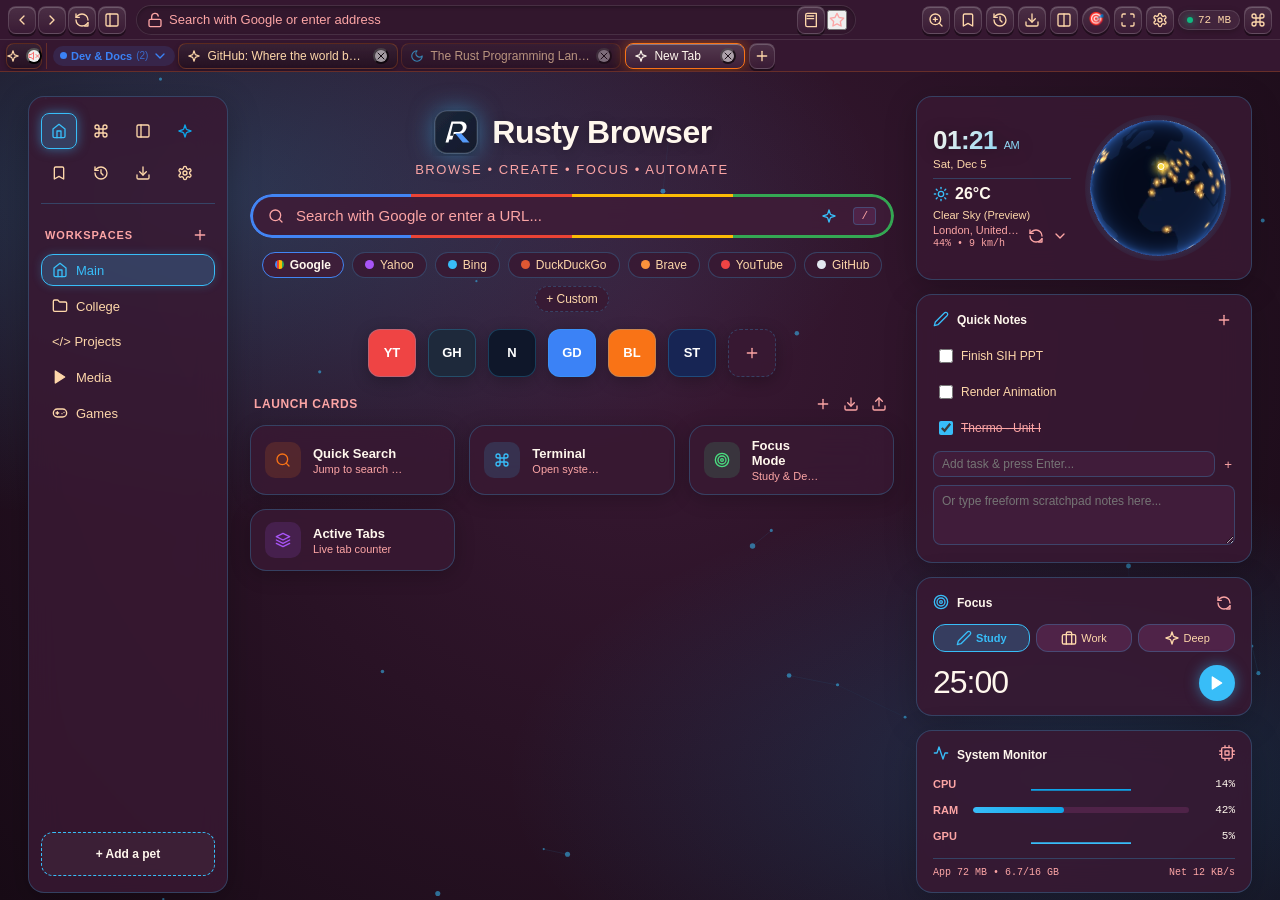
<file: ui/index.html>
<!DOCTYPE html>
<html lang="en">
<head>
  <meta charset="utf-8">
  <meta name="viewport" content="width=device-width, initial-scale=1">
  <title>Rusty Browser</title>
  <!-- Base layout & Themes -->
  <link rel="stylesheet" href="css/base.css">
  <link rel="stylesheet" href="css/themes.css">
  
  <!-- Early boot: injects active skin CSS (and fx-crazy.js if active) -->
  <script src="js/boot.js"></script>
  <script src="js/icons.js"></script>
  <script src="js/bridge.js"></script>
  <script src="js/settings.js"></script>
  <script src="js/engines.js"></script>
</head>
<body>
  <!-- Thin hover trigger for Zen / Focus Mode -->
  <div id="zen-hover-trigger"></div>

  <div id="app-shell">
    <!-- ── Top Chrome Bar ──────────────────────────────────────────────── -->
    <header id="chrome-header">
      <div class="nav-group">
        <button id="btn-back" class="btn-icon" title="Click to go back (Alt+Left)" disabled>
          <script>document.write(window.Icons.get('arrow-left', '', 16));</script>
        </button>
        <button id="btn-forward" class="btn-icon" title="Click to go forward (Alt+Right)" disabled>
          <script>document.write(window.Icons.get('arrow-right', '', 16));</script>
        </button>
        <button id="btn-reload" class="btn-icon" title="Reload page (Ctrl+R)">
          <script>document.write(window.Icons.get('reload', '', 15));</script>
        </button>
        <button id="btn-toggle-tabs" class="btn-icon" title="Toggle Horizontal / Vertical Tabs (Ctrl+Shift+V)">
          <script>document.write(window.Icons.get('vertical-tabs', '', 16));</script>
        </button>
      </div>

      <!-- Omnibox / Address Bar -->
      <div class="omnibox-wrapper">
        <div class="omnibox">
          <div id="omnibox-security" class="omnibox-security-icon" title="Security Details">
            <script>document.write(window.Icons.get('lock', '', 14));</script>
          </div>
          <input id="omnibox-input" class="omnibox-input" type="text" placeholder="Search with Google or enter address" autocomplete="off" spellcheck="false">
          <div class="omnibox-actions">
            <button id="btn-reader" class="btn-icon" title="Toggle Reader Mode">
              <script>document.write(window.Icons.get('reader', '', 14));</script>
            </button>
            <button id="btn-star" class="btn-star btn-icon" title="Bookmark this tab">
              <script>document.write(window.Icons.get('star', '', 15));</script>
            </button>
          </div>
        </div>
      </div>

      <!-- Actions & Utilities -->
      <div class="actions-group">
        <button id="btn-find" class="btn-icon" title="Find in Page (Ctrl+F)">
          <script>document.write(window.Icons.get('find', '', 15));</script>
        </button>
        <button id="btn-sidepanel-bookmarks" class="btn-icon" title="Bookmarks Panel">
          <script>document.write(window.Icons.get('bookmark', '', 15));</script>
        </button>
        <button id="btn-sidepanel-history" class="btn-icon" title="History Panel (Ctrl+H)">
          <script>document.write(window.Icons.get('history', '', 15));</script>
        </button>
        <button id="btn-sidepanel-downloads" class="btn-icon" title="Downloads Panel (Ctrl+J)">
          <script>document.write(window.Icons.get('download', '', 15));</script>
        </button>
        <button id="btn-split-view" class="btn-icon" title="Toggle Split View (Ctrl+\\)">
          <script>document.write(window.Icons.get('split-view', '', 15));</script>
        </button>
        <button id="btn-focus-toolbar" class="btn-icon btn-focus-toolbar" title="Toggle Focus Mode (Ctrl+Alt+F)">
          <span class="focus-icon">🎯</span>
          <span id="focus-toolbar-timer" class="focus-timer-text" style="display: none;">25:00</span>
        </button>
        <button id="btn-zen" class="btn-icon" title="Zen Focus Mode (F11)">
          <script>document.write(window.Icons.get('zen-mode', '', 15));</script>
        </button>
        <button id="btn-settings" class="btn-icon" title="Settings (Ctrl+,)">
          <script>document.write(window.Icons.get('settings', '', 15));</script>
        </button>
        
        <div id="memory-badge" class="memory-badge" title="Live process memory">
          <span class="memory-dot"></span>
          <span id="memory-text">85 MB</span>
        </div>
        <button id="btn-palette" class="btn-icon" title="Command Palette (Ctrl+K)">
          <script>document.write(window.Icons.get('command', '', 16));</script>
        </button>
      </div>
    </header>

    <!-- ── Find in Page Bar (Pushes Content Down) ───────────────────────── -->
    <div id="find-bar">
      <div class="find-input-wrap">
        <script>document.write(window.Icons.get('search', '', 14));</script>
        <input id="find-input" class="find-input" type="text" placeholder="Find in page..." autocomplete="off">
        <span id="find-match-count" class="find-match-count">0/0</span>
      </div>
      <div class="find-actions">
        <button id="find-prev" class="btn-icon" title="Previous Match (Shift+Enter)">
          <script>document.write(window.Icons.get('chevron-up', '', 14));</script>
        </button>
        <button id="find-next" class="btn-icon" title="Next Match (Enter)">
          <script>document.write(window.Icons.get('chevron-down', '', 14));</script>
        </button>
        <label class="find-checkbox-label">
          <input type="checkbox" id="find-case-sensitive"> Match case
        </label>
        <button id="find-close" class="btn-icon" title="Close Find Bar (Escape)">
          <script>document.write(window.Icons.get('close', '', 14));</script>
        </button>
      </div>
    </div>

    <!-- ── Horizontal Tabs Strip ────────────────────────────────────────── -->
    <nav id="tabs-horizontal">
      <div id="tabs-horizontal-list" style="display: flex; gap: 4px; align-items: center;"></div>
      <button id="btn-new-tab-h" class="btn-new-tab" title="New Tab (Ctrl+T)">
        <script>document.write(window.Icons.get('plus', '', 14));</script>
      </button>
    </nav>

    <!-- ── Main Workspace Body: Sidebar + Content Viewport + Side Panel ──── -->
    <div id="body-container">
      <!-- Vertical Tabs Sidebar -->
      <aside id="tabs-sidebar">
        <div class="sidebar-header">
          <div style="display: flex; align-items: center; gap: 6px;">
            <button id="btn-collapse-sidebar" class="btn-icon" title="Collapse / Expand Sidebar" style="width: 22px; height: 22px;">
              <script>document.write(window.Icons.get('chevron-left', '', 14));</script>
            </button>
            <span class="sidebar-title" style="font-weight: 500; font-size: 12px; color: var(--text-secondary);">TABS</span>
          </div>
          <button id="btn-new-tab-v" class="btn-icon" title="New Tab (Ctrl+T)">
            <script>document.write(window.Icons.get('plus', '', 14));</script>
          </button>
        </div>
        <div id="tabs-sidebar-list" class="sidebar-tabs-list"></div>
      </aside>

      <!-- Content Viewport (Child WebView2 sits here, or mock iframe / split panes) -->
      <main id="content-viewport">
        <div id="split-controls-bar" class="split-controls-bar">
          <div id="split-bar-left" class="split-pane-bar focused">
            <span id="split-badge-left" class="split-pane-badge" title="Focus Left Pane">L</span>
            <input id="split-left-url" class="split-pane-url" type="text" placeholder="Left pane URL or search..." autocomplete="off" spellcheck="false">
          </div>
          <div class="split-center-actions">
            <button id="btn-split-swap" class="split-action-btn" type="button" title="Swap Left & Right Panes">&#x21C4; Swap</button>
            <button id="btn-split-close" class="split-action-btn danger" type="button" title="Close Split View">&#x2715; Close Split</button>
          </div>
          <div id="split-bar-right" class="split-pane-bar">
            <span id="split-badge-right" class="split-pane-badge" title="Focus Right Pane">R</span>
            <input id="split-right-url" class="split-pane-url" type="text" placeholder="Right pane URL or search..." autocomplete="off" spellcheck="false">
          </div>
        </div>
        <div id="split-panes-stage" class="split-panes-stage">
          <div id="split-pane-left" class="split-pane-slot"></div>
          <div id="split-divider" class="split-divider" title="Drag to resize split panes (double-click to reset 50/50)">
            <div class="split-divider-grip"></div>
          </div>
          <div id="split-pane-right" class="split-pane-slot"></div>
        </div>
      </main>

      <!-- ── Side Panel (Takes physical layout space, zero overlay) ─────── -->
      <aside id="side-panel">
        <div class="panel-header">
          <div id="panel-title" class="panel-title">
            <span id="panel-icon"></span>
            <span id="panel-heading">Bookmarks</span>
          </div>
          <div style="display: flex; gap: 4px; align-items: center;">
            <button id="panel-action-btn" class="btn-icon" title="Panel Action"></button>
            <button id="panel-close-btn" class="btn-icon" title="Close Panel">
              <script>document.write(window.Icons.get('close', '', 14));</script>
            </button>
          </div>
        </div>
        <div class="panel-search-wrap">
          <input id="panel-search-input" class="panel-search-input" type="text" placeholder="Search...">
        </div>
        <div id="panel-content" class="panel-content"></div>
      </aside>
    </div>

    <!-- ── Modal Overlay for Command Palette (Ctrl+K), Settings, Memory & Confirm ── -->
    <div id="modal-overlay">
      <!-- Command Palette Modal -->
      <div id="command-palette" class="command-palette" style="display: none;">
        <div class="palette-input-wrap">
          <script>document.write(window.Icons.get('search', '', 16));</script>
          <input id="palette-input" class="palette-input" type="text" placeholder="Type a command or search tabs (e.g. skin, theme, tabs)..." autocomplete="off" spellcheck="false">
        </div>
        <div id="palette-results" class="palette-results"></div>
      </div>

      <!-- Memory Breakdown Modal -->
      <div id="memory-modal" class="memory-modal" style="display: none;">
        <div class="settings-header">
          <div>
            <div class="settings-title">Process Memory Breakdown</div>
            <div class="settings-desc" id="memory-modal-subtitle">Private Working Set across Rusty Browser process tree</div>
          </div>
          <button id="memory-close-btn" class="btn-icon" title="Close Memory Breakdown">
            <script>document.write(window.Icons.get('close', '', 16));</script>
          </button>
        </div>
        <div class="memory-modal-body">
          <div class="memory-summary-grid" id="memory-summary-grid"></div>
          <div class="memory-note" id="memory-taskmgr-note"></div>
          <div class="memory-table-wrap">
            <table class="memory-table">
              <thead>
                <tr>
                  <th>Role / Type</th>
                  <th>Process</th>
                  <th>PID</th>
                  <th class="num">Private WS</th>
                  <th class="num">Working Set</th>
                  <th class="num">Commit</th>
                </tr>
              </thead>
              <tbody id="memory-table-body"></tbody>
              <tfoot id="memory-table-foot"></tfoot>
            </table>
          </div>
        </div>
        <div class="memory-modal-footer">
          <span id="memory-copy-status" class="settings-desc"></span>
          <div style="display: flex; gap: 8px;">
            <button id="btn-copy-memory-report" class="btn-primary-sm" type="button">Copy Report</button>
            <button id="btn-close-memory-footer" class="btn-secondary-sm" type="button">Close</button>
          </div>
        </div>
      </div>

      <!-- Non-blocking Confirmation Modal (e.g. closing pinned tabs) -->
      <div id="confirm-modal" class="confirm-modal" style="display: none;">
        <div class="confirm-title" id="confirm-modal-title">Confirm Action</div>
        <div class="confirm-message" id="confirm-modal-message">Are you sure?</div>
        <div class="confirm-actions">
          <button id="confirm-modal-cancel" class="btn-secondary-sm" type="button">Cancel</button>
          <button id="confirm-modal-ok" class="btn-primary-sm" type="button">Close Tab</button>
        </div>
      </div>

      <!-- Full Settings Modal -->
      <div id="settings-modal" class="settings-modal" style="display: none;">
        <div class="settings-header">
          <span class="settings-title">Browser Settings</span>
          <button id="settings-close-btn" class="btn-icon" title="Close Settings">
            <script>document.write(window.Icons.get('close', '', 16));</script>
          </button>
        </div>
        <div class="settings-body">
          <!-- Skin Section -->
          <div class="settings-section">
            <div class="settings-section-title">UI Skins (Switchable at Runtime)</div>
            <div class="skin-cards-grid">
              <div id="skin-card-minimal" class="skin-card">
                <div class="skin-card-header">
                  <span class="skin-card-title">Minimal</span>
                  <span class="skin-card-badge" id="badge-minimal">ACTIVE</span>
                </div>
                <div class="settings-desc">Flat, quiet, lowest RAM (&lt;20MB), instant paint, 1px borders, zero blur.</div>
              </div>
              <div id="skin-card-crazy" class="skin-card">
                <div class="skin-card-header">
                  <span class="skin-card-title">Softer Dark</span>
                  <span class="skin-card-badge" id="badge-crazy">ACTIVE</span>
                </div>
                <div class="settings-desc">Refined navy, 1.5px glass outlines, muted palettes, 3D pop &amp; pet.</div>
              </div>
              <div id="skin-card-mayank" class="skin-card">
                <div class="skin-card-header">
                  <span class="skin-card-title">Mayank White</span>
                  <span class="skin-card-badge" id="badge-mayank">ACTIVE</span>
                </div>
                <div class="settings-desc">Airy neumorphic white, dual soft shadows, wind lines &amp; glowing weather orb.</div>
              </div>
            </div>
          </div>

          <!-- Themes Section -->
          <div class="settings-section">
            <div class="settings-section-title">Color Themes &amp; Accent Palette</div>
            <div id="themes-grid" class="themes-grid"></div>
            <div class="settings-row" style="margin-top: 8px;">
              <div>
                <div class="settings-label">Accent Palette (Softer Dark)</div>
                <div class="settings-desc">Select one of 4 muted palettes: Graphite, Slate, Mocha, Midnight Blue</div>
              </div>
              <select id="setting-accent-palette" style="padding: 4px 8px; border-radius: 4px; background: var(--bg-input); color: var(--text-primary); border: 1px solid var(--border-subtle);">
                <option value="graphite">Graphite (Electric Blue)</option>
                <option value="slate">Slate (Icy Blue)</option>
                <option value="mocha">Mocha (Amber)</option>
                <option value="midnight_blue">Midnight Blue (Cobalt)</option>
              </select>
            </div>
            <div class="settings-row" style="margin-top: 8px;">
              <div>
                <div class="settings-label">Custom Accent Color</div>
                <div class="settings-desc">Select a custom accent; secondary accent is derived automatically</div>
              </div>
              <input type="color" id="custom-accent-picker" value="#3b82f6" style="border: none; background: transparent; cursor: pointer; width: 36px; height: 32px;">
            </div>
          </div>

          <!-- Layout & Density Section -->
          <div class="settings-section">
            <div class="settings-section-title">Tabs & Layout</div>
            <div class="settings-row">
              <div>
                <div class="settings-label">Tabs Orientation</div>
                <div class="settings-desc">Horizontal strip at the top or left vertical sidebar</div>
              </div>
              <select id="setting-tabs-layout" style="padding: 4px 8px; border-radius: 4px; background: var(--bg-input); color: var(--text-primary); border: 1px solid var(--border-subtle);">
                <option value="horizontal">Horizontal Tabs</option>
                <option value="vertical">Vertical Sidebar</option>
              </select>
            </div>
            <div class="settings-row">
              <div>
                <div class="settings-label">UI Density</div>
                <div class="settings-desc">Controls button size and padding</div>
              </div>
              <select id="setting-density" style="padding: 4px 8px; border-radius: 4px; background: var(--bg-input); color: var(--text-primary); border: 1px solid var(--border-subtle);">
                <option value="compact">Compact</option>
                <option value="normal" selected>Normal</option>
                <option value="relaxed">Relaxed</option>
              </select>
            </div>
            <div class="settings-row">
              <div>
                <div class="settings-label">Open new tabs in background</div>
                <div class="settings-desc">Middle-click and Ctrl+click open links, bookmarks, history, speed dial and rail items behind the active tab</div>
              </div>
              <input type="checkbox" id="setting-open-tabs-background" checked style="accent-color: var(--accent-primary); width: 16px; height: 16px;">
            </div>
          </div>

          <!-- Effects Intensity Slider & Individual Toggles (For Crazy Skin) -->
          <div class="settings-section">
            <div class="settings-section-title">Effects &amp; Motion (Crazy &amp; Mayank Skins)</div>
            <div class="settings-row">
              <div>
                <div class="settings-label">Background Effect</div>
                <div class="settings-desc">Choose from 18 dynamic background styles or Match Theme</div>
              </div>
              <select id="setting-bg-style" style="padding: 4px 8px; border-radius: 4px; background: var(--bg-input); color: var(--text-primary); border: 1px solid var(--border-subtle);">
                <option value="match_theme" selected>Match Theme (Automatic)</option>
                <option value="aurora">Aurora (Northern Lights)</option>
                <option value="deep_space">Deep Space (Twinkling Nebulae)</option>
                <option value="constellation">Constellation (Connected Nodes)</option>
                <option value="matrix_rain">Matrix Rain (Digital Glyphs)</option>
                <option value="waves">Waves (Flowing Mesh)</option>
                <option value="fireflies">Fireflies (Warm Pulsing Floaters)</option>
                <option value="minimal_grid">Minimal Grid (Cursor Glow)</option>
                <option value="geometric_drift">Geometric Drift (Floating Polyhedra)</option>
                <option value="sunset_horizon">Sunset Horizon (Warm Layers)</option>
                <option value="bioluminescence">Bioluminescence (Luminous Pulses)</option>
                <option value="cyber_mesh">Cyber Mesh (Wireframe Plane)</option>
                <option value="wind_lines">Wind Lines (Airy Breeze Curves)</option>
                <option value="fog">Fog (Rolling Mist)</option>
                <option value="bokeh">Bokeh (Focal Light Circles)</option>
                <option value="warp_speed">Warp Speed (Hyperspace Streaks)</option>
                <option value="starfield">Starfield (3D Ambient Depth)</option>
                <option value="solar_flare">Solar Flare (Corona Pulses)</option>
                <option value="ripple_pond">Ripple Pond (Concentric Ripples)</option>
              </select>
            </div>
            <div class="settings-row">
              <div>
                <div class="settings-label">Effects Intensity</div>
                <div class="settings-desc">At 0%, acts like Minimal. Scales particle count and 3D spring distance.</div>
              </div>
              <div style="display: flex; align-items: center; gap: 8px;">
                <input type="range" id="setting-effects-intensity" min="0" max="100" value="60" style="accent-color: var(--accent-primary);">
                <span id="effects-intensity-val" style="font-family: var(--font-mono); font-size: 12px;">60%</span>
              </div>
            </div>
            <div class="settings-row">
              <div class="settings-label">Spotlight Glow on Buttons & Tabs</div>
              <input type="checkbox" id="setting-fx-glow" checked style="accent-color: var(--accent-primary); width: 16px; height: 16px;">
            </div>
            <div class="settings-row">
              <div class="settings-label">3D Perspective Tilt on Cards</div>
              <input type="checkbox" id="setting-fx-tilt" checked style="accent-color: var(--accent-primary); width: 16px; height: 16px;">
            </div>
            <div class="settings-row">
              <div class="settings-label">Magnetic Button Drift toward Cursor</div>
              <input type="checkbox" id="setting-fx-magnetic" checked style="accent-color: var(--accent-primary); width: 16px; height: 16px;">
            </div>
            <div class="settings-row">
              <div class="settings-label">Click Ripple Waves</div>
              <input type="checkbox" id="setting-fx-ripple" checked style="accent-color: var(--accent-primary); width: 16px; height: 16px;">
            </div>
            <div class="settings-row">
              <div class="settings-label">Comet Cursor Trail (Off by default)</div>
              <input type="checkbox" id="setting-fx-trail" style="accent-color: var(--accent-primary); width: 16px; height: 16px;">
            </div>
            <div class="settings-row">
              <div class="settings-label">Bookmark & Download Confetti Burst</div>
              <input type="checkbox" id="setting-fx-confetti" checked style="accent-color: var(--accent-primary); width: 16px; height: 16px;">
            </div>
            <div class="settings-row">
              <div class="settings-label">Animated Constellation / Aurora Canvas</div>
              <input type="checkbox" id="setting-fx-canvas-bg" checked style="accent-color: var(--accent-primary); width: 16px; height: 16px;">
            </div>
          </div>

          <!-- New Tab Page Widgets -->
          <div class="settings-section">
            <div class="settings-section-title">New Tab Page Widgets</div>
            <div class="settings-row">
              <div class="settings-label">Digital Clock</div>
              <input type="checkbox" id="setting-ntp-clock" checked style="accent-color: var(--accent-primary); width: 16px; height: 16px;">
            </div>
            <div class="settings-row">
              <div class="settings-label">Greeting Header</div>
              <input type="checkbox" id="setting-ntp-greeting" checked style="accent-color: var(--accent-primary); width: 16px; height: 16px;">
            </div>
            <div class="settings-row">
              <div class="settings-label">Speed-Dial Shortcuts Grid</div>
              <input type="checkbox" id="setting-ntp-speed-dial" checked style="accent-color: var(--accent-primary); width: 16px; height: 16px;">
            </div>
            <div class="settings-row">
              <div class="settings-label">Quick Notes Scratchpad</div>
              <input type="checkbox" id="setting-ntp-notes" checked style="accent-color: var(--accent-primary); width: 16px; height: 16px;">
            </div>
            <div class="settings-row">
              <div class="settings-label">Live Weather Widget</div>
              <input type="checkbox" id="setting-ntp-weather" checked style="accent-color: var(--accent-primary); width: 16px; height: 16px;">
            </div>
            <div class="settings-row">
              <div>
                <div class="settings-label">Weather &amp; Globe City</div>
                <div class="settings-desc">Preferred city for weather &amp; globe pin (leave blank for timezone centroid)</div>
              </div>
              <div style="display: flex; align-items: center; gap: 6px;">
                <input type="text" id="setting-weather-location" maxlength="64" placeholder="Auto (timezone)" style="width: 150px; padding: 4px 8px; border-radius: 4px; background: var(--bg-input); color: var(--text-primary); border: 1px solid var(--border-subtle);">
                <button id="btn-apply-weather-location" class="btn-secondary-sm" type="button">Apply</button>
              </div>
            </div>
            <div class="settings-row">
              <div>
                <div class="settings-label">3D Globe Cloud Layer</div>
                <div class="settings-desc">Overlay cloud wisp shading across the Time &amp; Weather Earth globe</div>
              </div>
              <input type="checkbox" id="setting-ntp-globe-clouds" style="accent-color: var(--accent-primary); width: 16px; height: 16px;">
            </div>
          </div>

          <!-- Companion Pet Section (Crazy Skin Only) -->
          <div class="settings-section" id="settings-pet-section">
            <div class="settings-section-title">Pet (Crazy Skin Only)</div>
            <div id="settings-pet-minimal-note" class="settings-desc" style="display: none; padding: 10px 12px; border-radius: 6px; background: var(--bg-surface-alt); border: 1px solid var(--border-subtle);">
              Companion Pet is a Crazy-skin-only feature and is not loaded in Minimal skin (0 MB memory cost). Switch to the Crazy skin above to adopt or customize your pet.
            </div>
            <div id="settings-pet-crazy-controls">
              <div class="settings-row">
                <div>
                  <div class="settings-label">Companion Species</div>
                  <div class="settings-desc">Original layered SVG companion shown at the bottom of the New Tab rail</div>
                </div>
                <select id="setting-pet-type" style="padding: 4px 8px; border-radius: 4px; background: var(--bg-input); color: var(--text-primary); border: 1px solid var(--border-subtle);">
                  <option value="">None (No pet)</option>
                  <option value="dog">Dog</option>
                  <option value="cat">Cat</option>
                  <option value="robot">Robot</option>
                  <option value="fox">Fox</option>
                  <option value="slime">Slime</option>
                </select>
              </div>
              <div class="settings-row">
                <div>
                  <div class="settings-label">Pet Name</div>
                  <div class="settings-desc">Displayed under your companion in the left rail</div>
                </div>
                <input type="text" id="setting-pet-name" maxlength="24" placeholder="Pixel" style="width: 150px; padding: 4px 8px; border-radius: 4px; background: var(--bg-input); color: var(--text-primary); border: 1px solid var(--border-subtle);">
              </div>
              <div class="settings-row">
                <div>
                  <div class="settings-label">Color &amp; Accessory</div>
                  <div class="settings-desc">Customize fur/shell tint and wearables</div>
                </div>
                <div style="display: flex; align-items: center; gap: 8px;">
                  <input type="color" id="setting-pet-color" value="#f97316" style="border: none; background: transparent; cursor: pointer; width: 32px; height: 28px;">
                  <select id="setting-pet-accessory" style="padding: 4px 8px; border-radius: 4px; background: var(--bg-input); color: var(--text-primary); border: 1px solid var(--border-subtle);">
                    <option value="none">No Accessory</option>
                    <option value="collar">Collar</option>
                    <option value="bow">Bow</option>
                    <option value="hat">Hat</option>
                    <option value="glasses">Glasses</option>
                  </select>
                </div>
              </div>
              <div class="settings-row">
                <div>
                  <div class="settings-label">Let my pet roam</div>
                  <div class="settings-desc">Walk along the top of the toolbar and sit on the active tab (never blocks clicks)</div>
                </div>
                <input type="checkbox" id="setting-pet-roam" style="accent-color: var(--accent-primary); width: 16px; height: 16px;">
              </div>
              <div class="settings-row">
                <div>
                  <div class="settings-label" id="setting-pet-mood-label">Mood: content</div>
                  <div class="settings-desc">Give your companion a treat or remove it anytime</div>
                </div>
                <div style="display: flex; align-items: center; gap: 8px;">
                  <button id="btn-settings-pet-treat" class="btn-secondary-sm" type="button">Feed Treat</button>
                  <button id="btn-settings-pet-remove" class="btn-icon" type="button" style="width: auto; padding: 4px 10px; border: 1px solid #f87171; color: #f87171; font-size: 12px;">Remove Pet</button>
                </div>
              </div>
            </div>
          </div>

          <!-- Search Engine Section -->
          <div class="settings-section">
            <div class="settings-section-title">Search Engine</div>
            <div class="settings-row">
              <div>
                <div class="settings-label">Default Search Provider</div>
                <div class="settings-desc">Used for non-URL queries typed into the address bar and New Tab search</div>
              </div>
              <select id="setting-search-engine" style="padding: 4px 8px; border-radius: 4px; background: var(--bg-input); color: var(--text-primary); border: 1px solid var(--border-subtle);">
                <option value="google">Google</option>
                <option value="yahoo">Yahoo</option>
                <option value="bing">Bing</option>
                <option value="duckduckgo">DuckDuckGo</option>
                <option value="brave">Brave</option>
                <option value="youtube">YouTube</option>
                <option value="github">GitHub</option>
              </select>
            </div>
            <div class="settings-row">
              <div>
                <div class="settings-label">Show engine-colored outline on toolbar address bar</div>
                <div class="settings-desc">Highlights the toolbar omnibox with the active engine color while typing a search</div>
              </div>
              <input type="checkbox" id="setting-omnibox-outline" checked style="accent-color: var(--accent-primary); width: 16px; height: 16px;">
            </div>
            <div class="settings-row" style="flex-direction: column; align-items: stretch; gap: 8px;">
              <div>
                <div class="settings-label">Custom Search Engines</div>
                <div class="settings-desc">Add a search engine with a custom URL template (%s) and outline color</div>
              </div>
              <div id="custom-engines-list" class="custom-engines-list"></div>
              <form id="settings-custom-engine-form" class="custom-engine-form-row">
                <input type="text" id="custom-engine-name" class="panel-search-input" placeholder="Name (e.g. Kagi)" maxlength="32" style="width: 130px; flex-shrink: 0;">
                <input type="text" id="custom-engine-template" class="panel-search-input" placeholder="https://example.com/search?q=%s" style="flex: 1; min-width: 160px;">
                <input type="color" id="custom-engine-color" value="#f97316" title="Outline color" style="width: 34px; height: 28px; border: 1px solid var(--border-subtle); border-radius: 4px; background: transparent; cursor: pointer; padding: 1px;">
                <button type="submit" id="btn-add-custom-engine" class="btn-primary-sm">Add Engine</button>
              </form>
            </div>
          </div>

          <!-- Memory Saver Section -->
          <div class="settings-section">
            <div class="settings-section-title">Performance & Memory Optimization</div>
            <div class="settings-row">
              <div>
                <div class="settings-label">Lite Mode (Low-RAM Optimization)</div>
                <div class="settings-desc">Forces Minimal skin, pauses background WebGL, disables companion pet, auto-discards background tabs after 60s</div>
              </div>
              <input type="checkbox" id="setting-lite-mode" style="accent-color: var(--accent-primary); width: 16px; height: 16px;">
            </div>
            <div class="settings-row">
              <div>
                <div class="settings-label">Automatic Background Tab Discarding</div>
                <div class="settings-desc">Reclaims RAM by freeing WebViews for inactive background tabs</div>
              </div>
              <select id="setting-memory-timeout" style="padding: 4px 8px; border-radius: 4px; background: var(--bg-input); color: var(--text-primary); border: 1px solid var(--border-subtle);">
                <option value="60">1 minute (Lite)</option>
                <option value="300">5 minutes</option>
                <option value="600" selected>10 minutes</option>
                <option value="900">15 minutes</option>
                <option value="1800">30 minutes</option>
                <option value="0">Never (disabled)</option>
              </select>
            </div>
            <div class="settings-row">
              <div>
                <div class="settings-label">Show Memory Badge in Toolbar</div>
                <div class="settings-desc">Real-time total browser process RAM counter</div>
              </div>
              <input type="checkbox" id="setting-show-memory" checked style="accent-color: var(--accent-primary); width: 16px; height: 16px;">
            </div>
            <div class="settings-row" style="flex-direction: column; align-items: stretch; margin-top: 10px;">
              <div class="settings-label" style="margin-bottom: 6px;">Feature RAM Budget Table</div>
              <table style="width: 100%; border-collapse: collapse; font-size: 11px; color: var(--text-secondary); background: rgba(0,0,0,0.2); border-radius: 6px; overflow: hidden;">
                <thead>
                  <tr style="background: rgba(255,255,255,0.04); text-align: left;">
                    <th style="padding: 6px 8px;">Subsystem</th>
                    <th style="padding: 6px 8px;">Crazy Skin</th>
                    <th style="padding: 6px 8px;">Minimal / Lite</th>
                  </tr>
                </thead>
                <tbody>
                  <tr style="border-bottom: 1px solid rgba(255,255,255,0.03);">
                    <td style="padding: 5px 8px;">UI Webview Shell</td>
                    <td style="padding: 5px 8px;">&lt; 120 MB (Obs: 39.6 MB)</td>
                    <td style="padding: 5px 8px; color: var(--accent-primary); font-weight: 600;">&lt; 60 MB (Obs: 14.1 MB)</td>
                  </tr>
                  <tr style="border-bottom: 1px solid rgba(255,255,255,0.03);">
                    <td style="padding: 5px 8px;">3D Earth Globe</td>
                    <td style="padding: 5px 8px;">~25 MB VRAM (30 FPS cap)</td>
                    <td style="padding: 5px 8px; color: var(--accent-primary); font-weight: 600;">0 MB (Static image fallback)</td>
                  </tr>
                  <tr style="border-bottom: 1px solid rgba(255,255,255,0.03);">
                    <td style="padding: 5px 8px;">Inactive Workspaces</td>
                    <td style="padding: 5px 8px;">0 MB (Webviews destroyed)</td>
                    <td style="padding: 5px 8px; color: var(--accent-primary); font-weight: 600;">0 MB (Webviews destroyed)</td>
                  </tr>
                  <tr>
                    <td style="padding: 5px 8px;">Background Tabs</td>
                    <td style="padding: 5px 8px;">TrySuspend + Target Low</td>
                    <td style="padding: 5px 8px; color: var(--accent-primary); font-weight: 600;">Discarded after 60s</td>
                  </tr>
                </tbody>
              </table>
            </div>
          </div>

          <!-- Privacy & Data -->
          <div class="settings-section">
            <div class="settings-section-title">Privacy & Browsing Data</div>
            <div class="settings-row">
              <div>
                <div class="settings-label">Clear Browsing History</div>
                <div class="settings-desc">Deletes all recorded page visits from disk</div>
              </div>
              <button id="btn-clear-history" class="btn-icon" style="width: auto; padding: 4px 12px; border: 1px solid #f87171; color: #f87171; font-size: 12px;">Clear History</button>
            </div>
            <div class="settings-row">
              <div>
                <div class="settings-label">Clear Cookies & Cache</div>
                <div class="settings-desc">Flushes cached files and session state</div>
              </div>
              <button id="btn-clear-cache" class="btn-icon" style="width: auto; padding: 4px 12px; border: 1px solid #f87171; color: #f87171; font-size: 12px;">Clear Cache</button>
            </div>
          </div>

          <!-- Milestone R8: Extensions & Userscripts Section -->
          <div class="settings-section" id="settings-extensions-section">
            <div class="settings-section-title">Extensions &amp; Userscripts</div>
            
            <div id="ext-platform-notice" class="settings-desc" style="margin-bottom: 12px; padding: 10px 12px; border-radius: 6px; background: var(--bg-surface-alt); border: 1px solid var(--border-subtle); line-height: 1.5;">
              <span id="ext-platform-pill" style="display: inline-block; padding: 2px 6px; border-radius: 4px; font-weight: 600; font-size: 10px; background: var(--accent-highlight); color: var(--accent-primary); margin-right: 6px;">CROSS-PLATFORM</span>
              <span id="ext-platform-text">On Windows (WebView2), unpacked Chromium extensions can be loaded with permission risk inspection. On Linux (WebKitGTK 4.1), use the built-in Tampermonkey-compatible Userscripts engine. Extensions and userscripts are automatically inhibited in the Vault workspace.</span>
            </div>

            <!-- Extensions Subsection (Chromium / WebView2) -->
            <div style="margin-bottom: 18px;">
              <div style="display: flex; align-items: center; justify-content: space-between; margin-bottom: 8px;">
                <div class="settings-label" style="font-weight: 600;">Browser Extensions (Unpacked)</div>
                <div style="display: flex; gap: 6px;">
                  <button type="button" id="btn-load-unpacked-ext" class="btn-primary-sm">+ Load Unpacked Folder</button>
                </div>
              </div>
              <div id="extensions-list" style="display: flex; flex-direction: column; gap: 8px;">
                <!-- Rendered dynamically -->
              </div>
            </div>

            <!-- Userscripts Subsection (Tampermonkey-Style) -->
            <div>
              <div style="display: flex; align-items: center; justify-content: space-between; margin-bottom: 8px;">
                <div>
                  <div class="settings-label" style="font-weight: 600;">Userscripts Manager (Tampermonkey-Style)</div>
                  <div class="settings-desc">Custom user scripts injected into matching pages at document start or end</div>
                </div>
                <button type="button" id="btn-add-userscript" class="btn-primary-sm">+ Add Userscript</button>
              </div>
              <div id="userscripts-list" style="display: flex; flex-direction: column; gap: 8px;">
                <!-- Rendered dynamically -->
              </div>
            </div>
          </div>

          <!-- About -->
          <div class="settings-section">
            <div class="settings-section-title">About Rusty Browser</div>
            <div class="settings-desc">Version 0.2.0 • Built with Rust, Tao, and Wry WebView2 • Zero Telemetry.</div>
          </div>
        </div>
      </div>

      <!-- Userscript Code Editor Modal -->
      <div id="userscript-editor-modal-backdrop" class="modal-backdrop" style="display: none;">
        <div class="card-edit-modal" style="max-width: 680px; width: 90vw;">
          <div class="modal-header">
            <span id="userscript-modal-title" class="modal-title">Edit Userscript</span>
            <button type="button" id="btn-close-userscript-modal" class="btn-icon">
              <script>document.write(window.Icons.get('close', '', 14));</script>
            </button>
          </div>
          <form id="userscript-editor-form" class="card-edit-form">
            <input type="hidden" id="edit-us-id">
            <div style="display: grid; grid-template-columns: 2fr 1fr; gap: 10px;">
              <div class="edit-field-group">
                <label class="edit-field-label">Script Name</label>
                <input type="text" id="edit-us-name" class="weather-city-input" required placeholder="e.g. Dark Mode Fixer">
              </div>
              <div class="edit-field-group">
                <label class="edit-field-label">Version</label>
                <input type="text" id="edit-us-version" class="weather-city-input" placeholder="1.0.0">
              </div>
            </div>
            <div class="edit-field-group">
              <label class="edit-field-label">Description</label>
              <input type="text" id="edit-us-desc" class="weather-city-input" placeholder="What does this script do?">
            </div>
            <div style="display: grid; grid-template-columns: 2fr 1fr; gap: 10px;">
              <div class="edit-field-group">
                <label class="edit-field-label">URL Matches (comma-separated, e.g. &lt;all_urls&gt;, *://*.youtube.com/*)</label>
                <input type="text" id="edit-us-matches" class="weather-city-input" required placeholder="<all_urls>">
              </div>
              <div class="edit-field-group">
                <label class="edit-field-label">Run Timing</label>
                <select id="edit-us-run-at" class="weather-city-input">
                  <option value="document_start">document_start</option>
                  <option value="document_end" selected>document_end</option>
                </select>
              </div>
            </div>
            <div class="edit-field-group">
              <label class="edit-field-label">JavaScript Code Body</label>
              <textarea id="edit-us-code" class="scratchpad-area" style="height: 180px; font-family: var(--font-mono); font-size: 11px; white-space: pre; line-height: 1.4;" required placeholder="// Write vanilla JavaScript here...&#10;(function() {&#10;  console.log('Hello from Userscript!');&#10;})();"></textarea>
            </div>
            <div class="modal-actions" style="margin-top: 12px; display: flex; justify-content: flex-end; gap: 8px;">
              <button type="button" id="btn-cancel-userscript" class="btn-secondary-sm">Cancel</button>
              <button type="submit" id="btn-save-userscript" class="btn-primary-sm">Save Userscript</button>
            </div>
          </form>
        </div>
      </div>
    </div>

    <!-- ── Tab Context Menu ─────────────────────────────────────────── -->
    <div id="tab-context-menu" class="context-menu"></div>
  </div>

  <script src="js/chrome.js"></script>
</body>
</html>
</file>
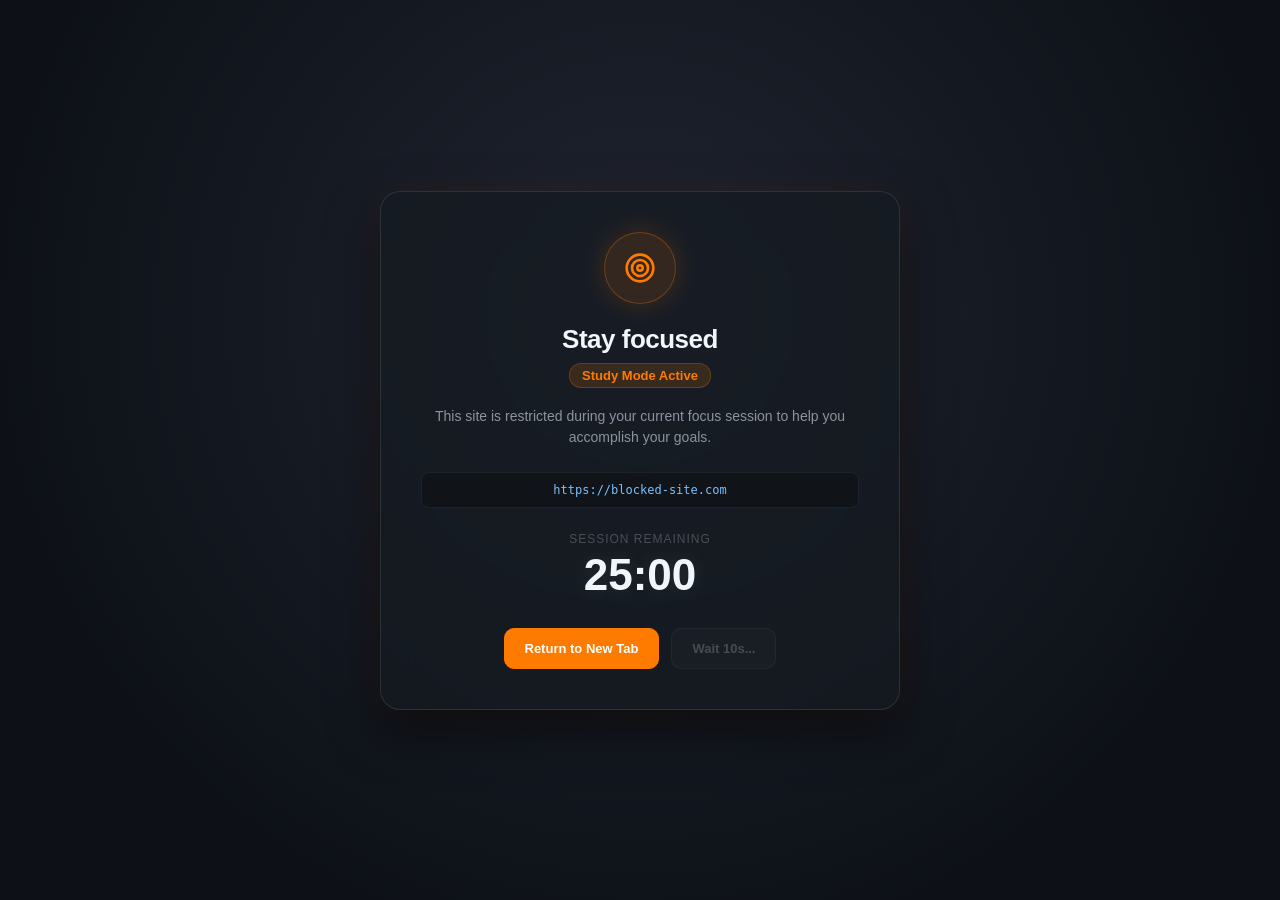
<file: ui/interstitial.html>
<!DOCTYPE html>
<html lang="en">
<head>
  <meta charset="UTF-8">
  <meta name="viewport" content="width=device-width, initial-scale=1.0">
  <title>Stay Focused — Rusty Browser</title>
  <link rel="stylesheet" href="css/base.css">
  <link rel="stylesheet" href="css/themes.css">
  <style>
    :root {
      --bg-primary: #0d1117;
      --bg-secondary: #161b22;
      --card-bg: rgba(22, 27, 34, 0.75);
      --card-border: rgba(255, 255, 255, 0.1);
      --accent-primary: #ff7b00;
      --text-primary: #f0f6fc;
      --text-secondary: #8b949e;
      --text-muted: #484f58;
    }

    body {
      margin: 0;
      padding: 0;
      min-height: 100vh;
      display: flex;
      align-items: center;
      justify-content: center;
      background: radial-gradient(circle at 50% 35%, #1f2430 0%, #0d1117 75%);
      font-family: -apple-system, BlinkMacSystemFont, "Segoe UI", Roboto, Helvetica, Arial, sans-serif;
      color: var(--text-primary);
      overflow: hidden;
      user-select: none;
    }

    .zen-container {
      width: 90%;
      max-width: 520px;
      padding: 40px;
      border-radius: 20px;
      background: var(--card-bg);
      backdrop-filter: blur(24px);
      -webkit-backdrop-filter: blur(24px);
      border: 1px solid var(--card-border);
      box-shadow: 0 20px 50px rgba(0, 0, 0, 0.5), 0 0 40px rgba(255, 123, 0, 0.08);
      text-align: center;
      animation: fadeInZen 0.8s ease-out;
    }

    @keyframes fadeInZen {
      from { opacity: 0; transform: translateY(12px) scale(0.98); }
      to { opacity: 1; transform: translateY(0) scale(1); }
    }

    .zen-icon-ring {
      width: 72px;
      height: 72px;
      margin: 0 auto 20px;
      border-radius: 50%;
      background: rgba(255, 123, 0, 0.12);
      border: 1px solid rgba(255, 123, 0, 0.3);
      display: flex;
      align-items: center;
      justify-content: center;
      color: var(--accent-primary);
      box-shadow: 0 0 25px rgba(255, 123, 0, 0.2);
    }

    .zen-title {
      font-size: 26px;
      font-weight: 700;
      letter-spacing: -0.5px;
      margin: 0 0 8px;
    }

    .zen-mode-badge {
      display: inline-block;
      padding: 4px 12px;
      border-radius: 12px;
      font-size: 13px;
      font-weight: 600;
      background: rgba(255, 123, 0, 0.15);
      color: var(--accent-primary);
      border: 1px solid rgba(255, 123, 0, 0.25);
      margin-bottom: 18px;
    }

    .zen-desc {
      font-size: 14px;
      color: var(--text-secondary);
      line-height: 1.5;
      margin: 0 0 24px;
    }

    .destination-chip {
      display: flex;
      align-items: center;
      justify-content: center;
      gap: 8px;
      background: rgba(0, 0, 0, 0.25);
      border: 1px solid rgba(255, 255, 255, 0.06);
      border-radius: 8px;
      padding: 10px 14px;
      font-size: 12px;
      font-family: monospace;
      color: #79c0ff;
      margin-bottom: 24px;
      word-break: break-all;
    }

    .timer-wrap {
      margin-bottom: 28px;
    }

    .timer-label {
      font-size: 12px;
      text-transform: uppercase;
      letter-spacing: 1px;
      color: var(--text-muted);
      margin-bottom: 4px;
    }

    .timer-digits {
      font-size: 44px;
      font-weight: 800;
      font-variant-numeric: tabular-nums;
      color: var(--text-primary);
      text-shadow: 0 0 20px rgba(255, 255, 255, 0.1);
    }

    .actions-row {
      display: flex;
      gap: 12px;
      justify-content: center;
    }

    .btn-zen {
      padding: 12px 20px;
      border-radius: 10px;
      font-size: 13px;
      font-weight: 600;
      cursor: pointer;
      border: 1px solid transparent;
      transition: all 0.2s ease;
    }

    .btn-zen-primary {
      background: var(--accent-primary);
      color: #fff;
      border-color: var(--accent-primary);
    }
    .btn-zen-primary:hover {
      filter: brightness(1.1);
      transform: translateY(-1px);
    }

    .btn-zen-subtle {
      background: rgba(255, 255, 255, 0.05);
      color: var(--text-secondary);
      border-color: rgba(255, 255, 255, 0.1);
    }
    .btn-zen-subtle:hover:not(:disabled) {
      background: rgba(255, 255, 255, 0.08);
      color: var(--text-primary);
    }
    .btn-zen-subtle:disabled {
      opacity: 0.4;
      cursor: not-allowed;
    }

    /* Bypass Modal */
    .bypass-dialog {
      margin-top: 20px;
      padding: 16px;
      border-radius: 12px;
      background: rgba(0, 0, 0, 0.35);
      border: 1px solid rgba(255, 123, 0, 0.3);
      text-align: left;
    }
    .bypass-instruction {
      font-size: 12px;
      color: var(--text-secondary);
      margin-bottom: 8px;
    }
    .bypass-target-phrase {
      font-family: monospace;
      font-size: 13px;
      color: #ffaa44;
      background: rgba(0, 0, 0, 0.4);
      padding: 4px 8px;
      border-radius: 4px;
      margin-bottom: 12px;
      display: block;
      user-select: all;
    }
    .bypass-input {
      width: 100%;
      box-sizing: border-box;
      padding: 10px 12px;
      border-radius: 8px;
      background: rgba(0, 0, 0, 0.5);
      border: 1px solid rgba(255, 255, 255, 0.15);
      color: var(--text-primary);
      font-size: 13px;
      margin-bottom: 12px;
      outline: none;
    }
    .bypass-input:focus {
      border-color: var(--accent-primary);
    }
  </style>
</head>
<body>
  <div class="zen-container">
    <div class="zen-icon-ring">
      <svg width="32" height="32" viewBox="0 0 24 24" fill="none" stroke="currentColor" stroke-width="2" stroke-linecap="round" stroke-linejoin="round">
        <circle cx="12" cy="12" r="10"></circle>
        <circle cx="12" cy="12" r="6"></circle>
        <circle cx="12" cy="12" r="2"></circle>
      </svg>
    </div>

    <h1 class="zen-title">Stay focused</h1>
    <div class="zen-mode-badge" id="zen-mode-badge">Study Mode Active</div>
    <p class="zen-desc" id="zen-desc">This site is restricted during your current focus session to help you accomplish your goals.</p>

    <div class="destination-chip" id="destination-chip">https://example.com</div>

    <div class="timer-wrap">
      <div class="timer-label">Session Remaining</div>
      <div class="timer-digits" id="timer-digits">25:00</div>
    </div>

    <div class="actions-row">
      <button class="btn-zen btn-zen-primary" id="btn-return-home">Return to New Tab</button>
      <button class="btn-zen btn-zen-subtle" id="btn-bypass-gate" disabled>Wait 10s...</button>
    </div>

    <!-- Confirmation Modal (Revealed when bypass button is clicked) -->
    <div class="bypass-dialog" id="bypass-dialog" style="display: none;">
      <div class="bypass-instruction">To proceed, please type this confirmation phrase exactly:</div>
      <code class="bypass-target-phrase" id="target-phrase">I choose to break my focus</code>
      <input type="text" class="bypass-input" id="bypass-input" placeholder="Type confirmation phrase here..." autocomplete="off" spellcheck="false">
      <div style="display: flex; gap: 8px; justify-content: flex-end;">
        <button class="btn-zen btn-zen-subtle" id="btn-cancel-bypass">Cancel</button>
        <button class="btn-zen btn-zen-primary" id="btn-confirm-bypass" disabled>Confirm & Continue</button>
      </div>
    </div>
  </div>

  <script src="js/bridge.js"></script>
  <script>
    (function () {
      const params = new URLSearchParams(window.location.search);
      const targetUrl = params.get('url') || 'https://blocked-site.com';
      const mode = params.get('mode') || 'Study';
      let remaining = parseInt(params.get('remaining') || '1500', 10);

      const REQUIRED_PHRASE = "I choose to break my focus";

      const badge = document.getElementById('zen-mode-badge');
      const destChip = document.getElementById('destination-chip');
      const timerDigits = document.getElementById('timer-digits');
      const btnHome = document.getElementById('btn-return-home');
      const btnBypass = document.getElementById('btn-bypass-gate');
      const bypassDialog = document.getElementById('bypass-dialog');
      const bypassInput = document.getElementById('bypass-input');
      const btnConfirmBypass = document.getElementById('btn-confirm-bypass');
      const btnCancelBypass = document.getElementById('btn-cancel-bypass');

      if (badge) badge.textContent = `${mode} Mode Active`;
      if (destChip) destChip.textContent = targetUrl;

      function formatTime(sec) {
        const m = Math.floor(sec / 60);
        const s = sec % 60;
        return `${String(m).padStart(2, '0')}:${String(s).padStart(2, '0')}`;
      }

      timerDigits.textContent = formatTime(remaining);
      const timerInterval = setInterval(() => {
        if (remaining > 0) {
          remaining--;
          timerDigits.textContent = formatTime(remaining);
        } else {
          clearInterval(timerInterval);
          timerDigits.textContent = "00:00";
        }
      }, 1000);

      // 10-Second Wait Guard
      let waitSeconds = 10;
      const waitInterval = setInterval(() => {
        waitSeconds--;
        if (waitSeconds > 0) {
          btnBypass.textContent = `Wait ${waitSeconds}s...`;
        } else {
          clearInterval(waitInterval);
          btnBypass.disabled = false;
          btnBypass.textContent = "I really need this";
        }
      }, 1000);

      btnHome.addEventListener('click', () => {
        if (window.bridge) {
          window.bridge.send('navigate_to', { url: 'about:blank' });
        } else {
          window.location.href = 'index.html';
        }
      });

      btnBypass.addEventListener('click', () => {
        bypassDialog.style.display = 'block';
        bypassInput.value = '';
        bypassInput.focus();
      });

      btnCancelBypass.addEventListener('click', () => {
        bypassDialog.style.display = 'none';
      });

      bypassInput.addEventListener('input', () => {
        const matches = (bypassInput.value.trim() === REQUIRED_PHRASE);
        btnConfirmBypass.disabled = !matches;
      });

      btnConfirmBypass.addEventListener('click', () => {
        if (bypassInput.value.trim() === REQUIRED_PHRASE) {
          let host = targetUrl;
          try { host = new URL(targetUrl).hostname; } catch (_) {}
          if (window.bridge) {
            window.bridge.send('bypass_focus_domain', {
              domain: host,
              confirmation: REQUIRED_PHRASE
            });
            window.bridge.send('navigate_to', { url: targetUrl });
          } else {
            window.location.href = targetUrl;
          }
        }
      });
    })();
  </script>
</body>
</html>
</file>
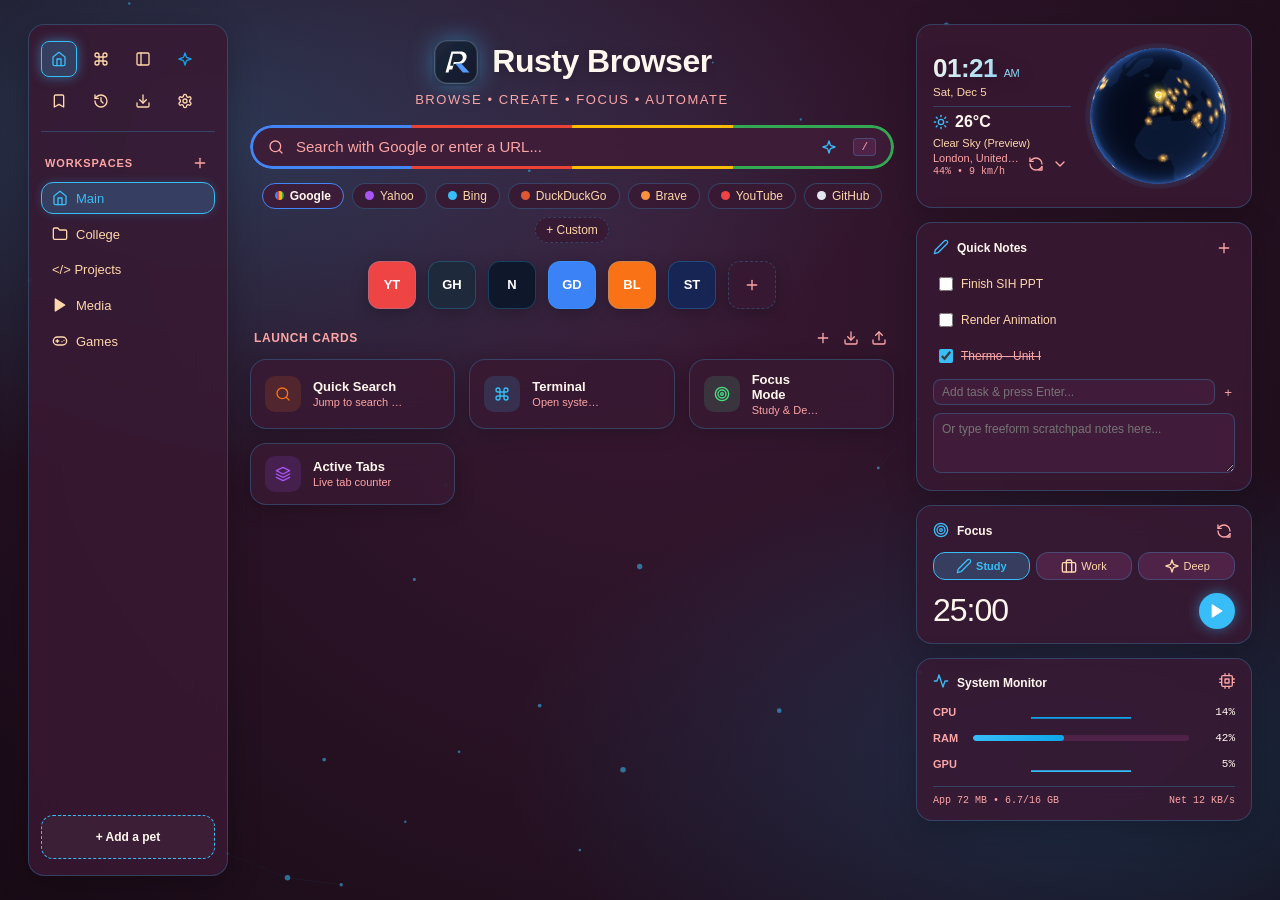
<file: ui/newtab.html>
<!DOCTYPE html>
<html lang="en">
<head>
  <meta charset="utf-8">
  <meta name="viewport" content="width=device-width, initial-scale=1">
  <title>New Tab</title>
  <!-- Base layout, Themes, and NTP Styling -->
  <link rel="stylesheet" href="css/base.css">
  <link rel="stylesheet" href="css/themes.css">
  <link rel="stylesheet" href="css/newtab.css">

  <!-- Early boot loader -->
  <script src="js/boot.js"></script>
  <script src="js/icons.js"></script>
  <script src="js/bridge.js"></script>
  <script src="js/settings.js"></script>
  <script src="js/engines.js"></script>
  <script src="js/locations.js"></script>
  <script src="js/fx-registry.js"></script>
</head>
<body class="ntp-body">
  <!-- Interactive constellation canvas for Crazy skin -->
  <canvas id="ntp-canvas"></canvas>

  <div class="ntp-shell">
    <!-- ── Left Rail: Navigation Dock & Workspaces ──────────────────── -->
    <aside class="ntp-left-rail">
      <!-- Icon dock -->
      <nav class="dock-icons">
        <button class="dock-btn active" id="dock-btn-home" title="Focus Search (/)"><script>document.write(window.Icons.get('home', '', 18));</script></button>
        <button class="dock-btn" id="dock-btn-apps" title="Command Palette (Ctrl+K)"><script>document.write(window.Icons.get('command', '', 18));</script></button>
        <button class="dock-btn" id="dock-btn-spaces" title="Toggle Vertical Tabs (Ctrl+Shift+V)"><script>document.write(window.Icons.get('vertical-tabs', '', 18));</script></button>
        <button class="dock-btn ai-badge" id="dock-btn-ai" title="Search / AI Prompt"><script>document.write(window.Icons.get('sparkles', '', 18));</script></button>
        <button class="dock-btn" id="dock-btn-bookmarks" title="Bookmarks Panel"><script>document.write(window.Icons.get('bookmark', '', 18));</script></button>
        <button class="dock-btn" id="dock-btn-history" title="History Panel (Ctrl+H)"><script>document.write(window.Icons.get('history', '', 18));</script></button>
        <button class="dock-btn" id="dock-btn-downloads" title="Downloads Panel (Ctrl+J)"><script>document.write(window.Icons.get('download', '', 18));</script></button>
        <button class="dock-btn" id="dock-btn-settings" title="Settings (Ctrl+,)"><script>document.write(window.Icons.get('settings', '', 18));</script></button>
      </nav>

      <!-- Workspaces List -->
      <div class="workspaces-section">
        <div class="workspaces-header">
          <span class="workspaces-title">Workspaces</span>
          <button class="btn-icon-xs" id="btn-add-workspace" title="Add Workspace"><script>document.write(window.Icons.get('plus', '', 12));</script></button>
        </div>
        <div class="workspaces-list" id="workspaces-list">
          <button class="workspace-chip active" data-ws="main"><script>document.write(window.Icons.get('home', '', 14));</script><span>Main</span></button>
          <button class="workspace-chip" data-ws="college"><script>document.write(window.Icons.get('folder', '', 14));</script><span>College</span></button>
          <button class="workspace-chip" data-ws="projects"><span>&lt;/&gt; Projects</span></button>
          <button class="workspace-chip" data-ws="media"><script>document.write(window.Icons.get('play', '', 12));</script><span>Media</span></button>
          <button class="workspace-chip" data-ws="games"><script>document.write(window.Icons.get('gamepad', '', 14));</script><span>Games</span></button>
        </div>
      </div>

      <!-- Companion Pet Slot at bottom of Left Rail (Crazy skin only; hidden in Minimal) -->
      <div class="planet-decoration pet-rail-slot" id="left-rail-bottom-slot"></div>
    </aside>

    <!-- ── Center Stage: Hero, Search, Dials, & Feature Cards ──────── -->
    <main class="ntp-center">
      <!-- Hero Brand -->
      <header class="brand-hero" id="brand-hero">
        <div class="brand-logo-wrap">
          <img src="assets/logo.svg" alt="Rusty Browser" class="brand-logo-img">
          <h1 class="brand-title">Rusty Browser</h1>
        </div>
        <p class="brand-tagline">Browse • Create • Focus • Automate</p>
      </header>

      <!-- Central Search Bar (Crisp Engine-Colored Mask Outline) -->
      <section class="search-section">
        <div class="search-box engine-outline-box" id="search-box">
          <span class="search-icon"><script>document.write(window.Icons.get('search', '', 18));</script></span>
          <input id="search-input" class="search-input" type="text" placeholder="Search the web or enter a URL..." autocomplete="off" spellcheck="false" autofocus>
          <button class="btn-ai-sparkle" id="btn-search-ai" title="Search Prompt"><script>document.write(window.Icons.get('sparkles', '', 16));</script></button>
          <span class="search-key-badge">/</span>
        </div>

        <!-- Search Engine Chips (Populated dynamically from RustyEngines table) -->
        <div id="engine-chips" class="engine-chips"></div>

        <!-- Inline Add Custom Search Engine Form -->
        <form id="ntp-custom-engine-form" class="ntp-custom-engine-form" hidden>
          <input id="ntp-engine-name" class="weather-city-input" type="text" placeholder="Name (e.g. Kagi)" maxlength="32" required>
          <input id="ntp-engine-template" class="weather-city-input" type="text" placeholder="URL with %s (https://...?q=%s)" required>
          <input id="ntp-engine-color" type="color" class="engine-color-picker" title="Outline color" value="#f97316">
          <button type="submit" class="weather-city-save">Add</button>
          <button type="button" id="ntp-engine-cancel" class="btn-icon-xs" title="Cancel"><script>document.write(window.Icons.get('close', '', 12));</script></button>
        </form>
      </section>

      <!-- Speed Dial Pill Row -->
      <section class="speed-dial-section" id="speed-dial-section">
        <div id="speed-dial-grid" class="speed-dial-row"></div>
      </section>

      <!-- Bottom Quick-Access Launch Cards (Customizable: 3 to 6 cards) -->
      <section class="launch-cards-section">
        <div class="launch-cards-header">
          <span class="launch-cards-title">Launch Cards</span>
          <div class="launch-cards-actions">
            <button type="button" class="btn-icon-xs" id="btn-add-launch-card" title="Add Card (3 to 6)"><script>document.write(window.Icons.get('plus', '', 12));</script></button>
            <button type="button" class="btn-icon-xs" id="btn-export-launch-cards" title="Export Cards JSON"><script>document.write(window.Icons.get('download', '', 12));</script></button>
            <button type="button" class="btn-icon-xs" id="btn-import-launch-cards" title="Import Cards JSON"><script>document.write(window.Icons.get('upload', '', 12));</script></button>
            <input type="file" id="import-cards-file" accept=".json" style="display: none;">
          </div>
        </div>
        <div id="launch-cards-grid" class="action-cards-grid">
          <!-- Rendered dynamically by newtab.js -->
        </div>
      </section>
    </main>

    <!-- ── Right Rail: Widgets Dashboard ───────────────────────────── -->
    <aside class="ntp-right-rail">
      <!-- Merged Time & Weather Card (A1 + A2 Globe) -->
      <div class="widget-card widget-time-weather-card" id="widget-time-weather" title="Tap to expand 5-day forecast &amp; world clocks">
        <div class="tw-compact-row" id="tw-compact-row">
          <div class="tw-left-col">
            <div class="tw-clock-block" id="tw-clock-block">
              <div id="clock-time" class="clock-time">--:-- <span class="clock-ampm">--</span></div>
              <div id="clock-date" class="clock-date">Loading date...</div>
            </div>

            <div class="tw-weather-block" id="tw-weather-block">
              <div class="tw-weather-main">
                <span class="weather-icon-wrap" id="weather-icon"><script>document.write(window.Icons.get('weather', '', 18));</script></span>
                <span class="weather-temp" id="weather-temp">--°C</span>
                <span class="weather-condition" id="weather-condition">Offline</span>
                <span class="tw-offline-badge" id="weather-offline-badge" hidden>Offline</span>
              </div>
              <div class="tw-weather-sub">
                <div class="tw-weather-details">
                  <div class="weather-location" id="weather-location">Detecting timezone...</div>
                  <div class="weather-meta" id="weather-meta"></div>
                </div>
                <div class="weather-actions">
                  <button class="btn-icon-xs" id="btn-weather-refresh" type="button" title="Refresh weather"><script>document.write(window.Icons.get('reload', '', 12));</script></button>
                  <button class="btn-icon-xs tw-expand-btn" id="tw-expand-btn" type="button" title="Expand 5-day forecast &amp; world clocks"><script>document.write(window.Icons.get('chevron-down', '', 12));</script></button>
                </div>
              </div>
            </div>
          </div>

          <div class="globe-slot" id="globe-slot" title="Drag to spin • Double-click to re-center">
            <img class="globe-fallback-img" id="globe-fallback-img" src="assets/earth-fallback.webp" alt="Earth">
          </div>
        </div>

        <div class="tw-expanded" id="tw-expanded" hidden>
          <div class="tw-forecast-section" id="tw-forecast-section">
            <div class="tw-section-label">5-Day Forecast</div>
            <div class="tw-forecast-row" id="weather-forecast-row"></div>
          </div>

          <div class="tw-worldclock-section" id="tw-worldclock-section">
            <div class="tw-section-header">
              <span class="tw-section-label">World Clocks</span>
              <button type="button" class="btn-link-xs" id="btn-toggle-worldclock-add">+ Add city</button>
            </div>
            <div class="world-clock-row" id="world-clock-list"></div>
            <form class="world-clock-form" id="world-clock-form" hidden>
              <select id="world-clock-select" class="weather-city-input"></select>
              <button type="submit" class="weather-city-save">Add</button>
            </form>
          </div>

          <form class="weather-city-form" id="weather-city-form">
            <input id="weather-city-input" class="weather-city-input" type="text" placeholder="City name (blank = timezone)..." autocomplete="off" spellcheck="false">
            <button type="submit" class="weather-city-save">Set</button>
            <button type="button" class="weather-loc-btn" id="btn-use-my-location" title="Use browser geolocation for weather &amp; globe pin">Use my location</button>
          </form>

          <label class="tw-clouds-toggle">
            <input type="checkbox" id="toggle-globe-clouds">
            <span>Cloud layer</span>
          </label>
        </div>
      </div>

      <!-- Quick Notes Checklist Card -->
      <div class="widget-card widget-notes-card" id="widget-notes">
        <div class="widget-header">
          <div class="widget-title-wrap">
            <span class="widget-icon text-orange"><script>document.write(window.Icons.get('pencil', '', 14));</script></span>
            <span class="widget-title">Quick Notes</span>
          </div>
          <button class="btn-icon-xs" id="btn-add-note" title="Add Note Item"><script>document.write(window.Icons.get('plus', '', 12));</script></button>
        </div>
        <div class="notes-checklist" id="notes-checklist">
          <!-- Populated by JS -->
        </div>
        <textarea id="scratchpad" class="scratchpad-area" placeholder="Or type freeform scratchpad notes here..."></textarea>
      </div>

      <!-- Focus / Pomodoro Timer Card -->
      <div class="widget-card widget-focus-card" id="widget-focus">
        <div class="widget-header">
          <div class="widget-title-wrap">
            <span class="widget-icon text-orange"><script>document.write(window.Icons.get('target', '', 14));</script></span>
            <span class="widget-title">Focus</span>
          </div>
          <button class="btn-icon-xs" id="btn-focus-settings" title="Reset Timer"><script>document.write(window.Icons.get('reload', '', 12));</script></button>
        </div>
        <div class="focus-modes">
          <button class="focus-mode-btn active" data-mode="study"><script>document.write(window.Icons.get('pencil', '', 12));</script><span>Study</span></button>
          <button class="focus-mode-btn" data-mode="work"><script>document.write(window.Icons.get('briefcase', '', 12));</script><span>Work</span></button>
          <button class="focus-mode-btn" data-mode="deep"><script>document.write(window.Icons.get('sparkles', '', 12));</script><span>Deep</span></button>
        </div>
        <div class="focus-timer-row">
          <div class="focus-time-display" id="focus-time-display">25:00</div>
          <button class="btn-focus-play" id="btn-focus-play" title="Start/Pause Timer"><script>document.write(window.Icons.get('play', '', 14));</script></button>
        </div>
      </div>

      <!-- System Monitor Card (Live OS Telemetry from Rust) -->
      <div class="widget-card widget-monitor-card" id="widget-monitor">
        <div class="widget-header">
          <div class="widget-title-wrap">
            <span class="widget-icon text-orange"><script>document.write(window.Icons.get('activity', '', 14));</script></span>
            <span class="widget-title">System Monitor</span>
          </div>
          <span class="chevron-xs" title="Real Windows OS Telemetry"><script>document.write(window.Icons.get('cpu', '', 12));</script></span>
        </div>
        <div class="monitor-metrics">
          <div class="monitor-row">
            <span class="monitor-label">CPU</span>
            <svg class="sparkline-svg" viewBox="0 0 100 20" id="cpu-sparkline">
              <path id="cpu-spark-path" d="M0,18 L100,18" fill="none" stroke="var(--accent-secondary)" stroke-width="1.8"/>
            </svg>
            <span class="monitor-value" id="cpu-val">--%</span>
          </div>
          <div class="monitor-row">
            <span class="monitor-label">RAM</span>
            <div class="progress-bar-wrap">
              <div class="progress-bar-fill" id="ram-fill" style="width: 0%;"></div>
            </div>
            <span class="monitor-value" id="ram-val">--%</span>
          </div>
          <div class="monitor-row">
            <span class="monitor-label">GPU</span>
            <svg class="sparkline-svg" viewBox="0 0 100 20" id="gpu-sparkline">
              <path id="gpu-spark-path" d="M0,18 L100,18" fill="none" stroke="var(--accent-primary)" stroke-width="1.8"/>
            </svg>
            <span class="monitor-value" id="gpu-val">--%</span>
          </div>
          <div class="monitor-subrow">
            <span id="monitor-app-mem">App -- MB</span>
            <span id="monitor-net-speed">Net --</span>
          </div>
        </div>
      </div>
    </aside>
  </div>

  <!-- Launch Card Edit Modal -->
  <div id="card-edit-modal-backdrop" class="modal-backdrop" style="display: none;">
    <div class="card-edit-modal">
      <div class="modal-header">
        <span id="modal-card-title-text" class="modal-title">Edit Launch Card</span>
        <button type="button" class="btn-icon-xs" id="btn-close-card-modal"><script>document.write(window.Icons.get('close', '', 14));</script></button>
      </div>
      <form id="card-edit-form" class="card-edit-form">
        <input type="hidden" id="edit-card-id">
        <div class="form-group">
          <label for="edit-card-title">Title</label>
          <input type="text" id="edit-card-title" required maxlength="28" class="form-input">
        </div>
        <div class="form-group">
          <label for="edit-card-subtitle">Subtitle</label>
          <input type="text" id="edit-card-subtitle" maxlength="48" class="form-input">
        </div>
        <div class="form-row">
          <div class="form-group flex-1">
            <label for="edit-card-type">Card Type</label>
            <select id="edit-card-type" class="form-select">
              <option value="app">App Launcher (Local Desktop App)</option>
              <option value="web">Web Shortcut (URL)</option>
              <option value="action">Quick Action (Browser Action)</option>
              <option value="widget">Mini Widget (Live Stat)</option>
            </select>
          </div>
          <div class="form-group flex-1">
            <label for="edit-card-icon">Icon</label>
            <select id="edit-card-icon" class="form-select">
              <option value="command">Terminal / Command</option>
              <option value="sparkles">Sparkles / AI</option>
              <option value="search">Search</option>
              <option value="target">Target / Focus</option>
              <option value="layers">Layers / Tabs</option>
              <option value="play">Media / Play</option>
              <option value="download">Downloads</option>
              <option value="settings">Settings</option>
              <option value="cpu">CPU / Monitor</option>
            </select>
          </div>
        </div>
        <div class="form-group">
          <label for="edit-card-target" id="edit-card-target-label">Target</label>
          <input type="text" id="edit-card-target" required class="form-input" placeholder="e.g. terminal, https://..., tabs_count">
        </div>
        <div class="form-group">
          <label for="edit-card-color">Accent Color</label>
          <input type="color" id="edit-card-color" value="#f97316" class="form-color">
        </div>
        <div class="modal-footer">
          <button type="button" id="btn-delete-card" class="btn-danger-xs">Delete</button>
          <div class="modal-footer-right">
            <button type="button" id="btn-cancel-card" class="btn-secondary-xs">Cancel</button>
            <button type="submit" class="btn-primary-xs">Save Card</button>
          </div>
        </div>
      </form>
    </div>
  </div>

  <!-- Toast Notification Container -->
  <div id="toast-container" class="toast-container"></div>

  <script src="js/globe.js"></script>
  <script src="js/newtab.js"></script>
</body>
</html>
</file>
<file: ui/css/base.css>
/* ==========================================================================
   BASE STYLES & LAYOUT PRIMITIVES
   Shared structure across all skins and themes
   ========================================================================== */

*, *::before, *::after {
  box-sizing: border-box;
  margin: 0;
  padding: 0;
}

@property --outline-c1 {
  syntax: '<color>';
  inherits: true;
  initial-value: #4285F4;
}
@property --outline-c2 {
  syntax: '<color>';
  inherits: true;
  initial-value: #EA4335;
}
@property --outline-c3 {
  syntax: '<color>';
  inherits: true;
  initial-value: #FBBC05;
}
@property --outline-c4 {
  syntax: '<color>';
  inherits: true;
  initial-value: #34A853;
}

:root {
  /* Dimensions */
  --header-height: 40px;
  --tab-height: 32px;
  --sidebar-width: 240px;
  --sidebar-collapsed-width: 52px;
  --find-bar-height: 42px;
  --panel-width: 320px;
  --radius-xs: 2px;
  --radius-sm: 4px;
  --radius-md: 6px;
  --radius-lg: 10px;
  --radius-full: 9999px;

  /* Font & Typography */
  --font-system: -apple-system, BlinkMacSystemFont, "Segoe UI", Roboto, Helvetica, Arial, sans-serif;
  --font-mono: ui-monospace, SFMono-Regular, Consolas, "Liberation Mono", Menlo, monospace;
  --font-size-xs: 11px;
  --font-size-sm: 12px;
  --font-size-base: 13px;
  --font-size-md: 14px;
  --font-size-lg: 16px;

  /* Z-Index Hierarchy */
  --z-bg: 0;
  --z-content: 10;
  --z-chrome: 100;
  --z-dropdown: 200;
  --z-panel: 300;
  --z-overlay: 500;
  --z-modal: 1000;
}

html, body {
  width: 100%;
  height: 100%;
  overflow: hidden;
  font-family: var(--font-system);
  font-size: var(--font-size-base);
  color: var(--text-primary);
  background-color: var(--bg-primary);
  user-select: none;
  -webkit-user-select: none;
}

/* Chrome App Container */
#app-shell {
  display: flex;
  flex-direction: column;
  width: 100vw;
  height: 100vh;
  position: relative;
  background-color: var(--bg-primary);
}

/* ── Top Header / Chrome Bar ─────────────────────────────────────────────── */
#chrome-header {
  display: flex;
  align-items: center;
  height: var(--header-height);
  padding: 0 8px;
  gap: 6px;
  background-color: var(--bg-surface);
  border-bottom: 1px solid var(--border-subtle);
  position: relative;
  z-index: var(--z-chrome);
  flex-shrink: 0;
}

/* Navigation controls group */
.nav-group {
  display: flex;
  align-items: center;
  gap: 2px;
  flex-shrink: 0;
}

/* Standard Button */
.btn-icon {
  display: inline-flex;
  align-items: center;
  justify-content: center;
  width: 28px;
  height: 28px;
  border-radius: var(--radius-sm);
  border: 1px solid transparent;
  background: transparent;
  color: var(--text-secondary);
  cursor: pointer;
  outline: none;
}
.btn-icon:hover {
  color: var(--text-primary);
  background-color: var(--bg-hover);
}
.btn-icon:disabled {
  opacity: 0.35;
  cursor: default;
  pointer-events: none;
}

/* ── Omnibox / Address Bar ──────────────────────────────────────────────── */
.omnibox-wrapper {
  flex: 1;
  max-width: 720px;
  height: 30px;
  display: flex;
  align-items: center;
  position: relative;
  margin: 0 4px;
}

.omnibox {
  width: 100%;
  height: 100%;
  display: flex;
  align-items: center;
  padding: 0 8px 0 10px;
  border-radius: var(--radius-full);
  background-color: var(--bg-input);
  border: 1px solid var(--border-subtle);
  transition: border-color 0.15s ease, background-color 0.15s ease;
  gap: 6px;
}

.omnibox:focus-within {
  border-color: var(--accent-primary);
  background-color: var(--bg-input-focus);
}

/* ── Engine-Colored Mask Border (Zero GPU blur, crisp 200ms transition) ─── */
.engine-outline-box {
  position: relative;
  border-color: transparent !important;
  caret-color: var(--engine-caret, var(--accent-primary));
}

.engine-outline-box::before {
  content: '';
  position: absolute;
  inset: 0;
  border-radius: inherit;
  padding: 1.75px;
  background: linear-gradient(
    90deg,
    var(--outline-c1) 0% 25%,
    var(--outline-c2) 25% 50%,
    var(--outline-c3) 50% 75%,
    var(--outline-c4) 75% 100%
  );
  -webkit-mask: linear-gradient(#fff 0 0) content-box, linear-gradient(#fff 0 0);
  -webkit-mask-composite: xor;
  mask: linear-gradient(#fff 0 0) content-box, linear-gradient(#fff 0 0);
  mask-composite: exclude;
  pointer-events: none;
  z-index: 2;
  transition:
    --outline-c1 200ms ease,
    --outline-c2 200ms ease,
    --outline-c3 200ms ease,
    --outline-c4 200ms ease,
    padding 150ms ease;
}

.engine-outline-box:focus-within::before {
  padding: 3px;
}

.omnibox.engine-outline-box.omnibox-search-active::before {
  inset: -1px;
  padding: 1.75px;
}

.omnibox.engine-outline-box.omnibox-search-active:focus-within::before {
  padding: 2.75px;
}

.engine-outline-box input {
  caret-color: var(--engine-caret, var(--accent-primary));
}

.omnibox-security-icon {
  display: flex;
  align-items: center;
  color: var(--text-muted);
  font-size: var(--font-size-xs);
  cursor: pointer;
}
.omnibox-security-icon.secure {
  color: var(--accent-secondary);
}

.omnibox-input {
  flex: 1;
  height: 100%;
  border: none;
  outline: none;
  background: transparent;
  color: var(--text-primary);
  font-family: inherit;
  font-size: var(--font-size-base);
}

.omnibox-input::placeholder {
  color: var(--text-muted);
}

.omnibox-actions {
  display: flex;
  align-items: center;
  gap: 2px;
}

/* Star bookmark button */
.btn-star {
  color: var(--text-muted);
  cursor: pointer;
  display: flex;
  align-items: center;
}
.btn-star:hover {
  color: #fbbf24;
}
.btn-star.bookmarked {
  color: #fbbf24;
}

/* ── Actions & Utilities Group ───────────────────────────────────────────── */
.actions-group {
  display: flex;
  align-items: center;
  gap: 4px;
  flex-shrink: 0;
  margin-left: auto;
}

/* Live Memory Badge */
.memory-badge {
  display: inline-flex;
  align-items: center;
  gap: 5px;
  padding: 3px 8px;
  border-radius: var(--radius-full);
  background-color: var(--bg-subtle);
  border: 1px solid var(--border-subtle);
  font-size: var(--font-size-xs);
  color: var(--text-secondary);
  font-family: var(--font-mono);
  cursor: pointer;
  position: relative;
}
.memory-badge:hover {
  background-color: var(--bg-hover);
  color: var(--text-primary);
}

.memory-dot {
  width: 6px;
  height: 6px;
  border-radius: 50%;
  background-color: #10b981;
}

.btn-focus-toolbar {
  display: inline-flex;
  align-items: center;
  gap: 5px;
  padding: 3px 8px;
  border-radius: var(--radius-full);
  background-color: var(--bg-subtle);
  border: 1px solid var(--border-subtle);
  font-size: var(--font-size-xs);
  color: var(--text-secondary);
  font-family: var(--font-mono);
  cursor: pointer;
  transition: all 0.2s ease;
  height: 28px;
  box-sizing: border-box;
}
.btn-focus-toolbar:hover {
  background-color: var(--bg-hover);
  color: var(--text-primary);
  border-color: var(--accent);
}
.btn-focus-toolbar.active {
  background-color: var(--accent-soft);
  color: var(--accent);
  border-color: var(--accent);
  box-shadow: 0 0 10px var(--accent-soft);
  font-weight: 600;
}
.btn-focus-toolbar .focus-icon {
  font-size: 13px;
  line-height: 1;
}
.btn-focus-toolbar .focus-timer-text {
  font-size: 11px;
  font-weight: 700;
  letter-spacing: 0.5px;
}

/* ── Horizontal Tabs Strip ──────────────────────────────────────────────── */
#tabs-horizontal {
  display: flex;
  align-items: center;
  height: var(--tab-height);
  padding: 0 6px;
  gap: 4px;
  background-color: var(--bg-surface-alt);
  border-bottom: 1px solid var(--border-subtle);
  position: relative;
  z-index: var(--z-chrome);
  overflow-x: auto;
  overflow-y: hidden;
  scrollbar-width: none; /* Hide scrollbar for tabs */
}
#tabs-horizontal::-webkit-scrollbar {
  display: none;
}

[data-tabs="vertical"] #tabs-horizontal {
  display: none;
}

/* Tab item */
.tab-item {
  display: flex;
  align-items: center;
  height: 26px;
  min-width: 120px;
  max-width: 220px;
  padding: 0 8px;
  gap: 6px;
  border-radius: var(--radius-sm);
  background-color: var(--bg-tab);
  border: 1px solid var(--border-subtle);
  color: var(--text-secondary);
  font-size: var(--font-size-sm);
  cursor: pointer;
  position: relative;
  flex-shrink: 0;
}

.tab-item.active {
  background-color: var(--bg-tab-active);
  color: var(--text-primary);
  border-color: var(--border-active);
}

.tab-item.sleeping {
  opacity: 0.65;
}
.tab-item.sleeping .tab-icon {
  color: #38bdf8;
}

.tab-favicon {
  width: 14px;
  height: 14px;
  flex-shrink: 0;
  display: flex;
  align-items: center;
  justify-content: center;
}

.tab-title {
  flex: 1;
  white-space: nowrap;
  overflow: hidden;
  text-overflow: ellipsis;
}

.tab-close {
  display: flex;
  align-items: center;
  justify-content: center;
  width: 16px;
  height: 16px;
  border-radius: 50%;
  opacity: 0.6;
  cursor: pointer;
}
.tab-close:hover {
  opacity: 1;
  background-color: var(--bg-hover);
  color: #f87171;
}

/* Pinned tab */
.tab-item.pinned {
  min-width: 36px;
  max-width: 36px;
  padding: 0;
  justify-content: center;
}
.tab-item.pinned .tab-title,
.tab-item.pinned .tab-close {
  display: none;
}

/* New tab button */
.btn-new-tab {
  display: flex;
  align-items: center;
  justify-content: center;
  width: 26px;
  height: 26px;
  border-radius: var(--radius-sm);
  color: var(--text-secondary);
  cursor: pointer;
  background: transparent;
  border: none;
}
.btn-new-tab:hover {
  background-color: var(--bg-hover);
  color: var(--text-primary);
}

/* ── Body Shell: Left Sidebar (Vertical Tabs) + Content Viewport ─────────── */
#body-container {
  display: flex;
  flex: 1;
  width: 100%;
  height: calc(100% - var(--header-height) - var(--tab-height));
  position: relative;
  overflow: hidden;
}

[data-tabs="vertical"] #body-container {
  height: calc(100% - var(--header-height));
}

/* Vertical Tabs Sidebar */
#tabs-sidebar {
  display: none;
  flex-direction: column;
  width: var(--sidebar-width);
  height: 100%;
  background-color: var(--bg-surface-alt);
  border-right: 1px solid var(--border-subtle);
  position: relative;
  z-index: var(--z-chrome);
  flex-shrink: 0;
  transition: width 0.2s cubic-bezier(0.16, 1, 0.3, 1);
}

[data-tabs="vertical"] #tabs-sidebar {
  display: flex;
}

[data-sidebar-collapsed="true"] #tabs-sidebar {
  width: var(--sidebar-collapsed-width);
}

.sidebar-header {
  display: flex;
  align-items: center;
  justify-content: space-between;
  padding: 8px;
  border-bottom: 1px solid var(--border-subtle);
}

.sidebar-tabs-list {
  display: flex;
  flex-direction: column;
  gap: 3px;
  padding: 6px;
  overflow-y: auto;
  flex: 1;
}

.sidebar-tabs-list .tab-item {
  width: 100%;
  max-width: 100%;
  height: 32px;
}

[data-sidebar-collapsed="true"] .sidebar-tabs-list .tab-title,
[data-sidebar-collapsed="true"] .sidebar-tabs-list .tab-close,
[data-sidebar-collapsed="true"] .sidebar-header .sidebar-title {
  display: none;
}

/* ── Content Viewport Area (Where child WebView2 sits) ───────────────────── */
#content-viewport {
  flex: 1;
  height: 100%;
  position: relative;
  background-color: var(--bg-canvas);
}

/* Overlay view backdrop for command palette / modal popups */
#modal-overlay {
  display: none;
  position: absolute;
  top: 0;
  left: 0;
  right: 0;
  bottom: 0;
  background-color: rgba(0, 0, 0, 0.55);
  z-index: var(--z-modal);
  align-items: flex-start;
  justify-content: center;
  padding-top: 80px;
}
#modal-overlay.open {
  display: flex;
}

/* ── Command Palette (Ctrl+K) ────────────────────────────────────────────── */
.command-palette {
  width: 580px;
  max-width: 90vw;
  background-color: var(--bg-surface);
  border: 1px solid var(--border-active);
  border-radius: var(--radius-lg);
  overflow: hidden;
  display: flex;
  flex-direction: column;
  box-shadow: 0 20px 40px rgba(0, 0, 0, 0.5);
}

.palette-input-wrap {
  display: flex;
  align-items: center;
  padding: 12px 16px;
  gap: 10px;
  border-bottom: 1px solid var(--border-subtle);
}

.palette-input {
  flex: 1;
  background: transparent;
  border: none;
  outline: none;
  color: var(--text-primary);
  font-size: var(--font-size-md);
  font-family: inherit;
}

.palette-results {
  max-height: 360px;
  overflow-y: auto;
  padding: 6px 0;
  display: flex;
  flex-direction: column;
}

.palette-item {
  display: flex;
  align-items: center;
  padding: 9px 16px;
  gap: 10px;
  color: var(--text-secondary);
  font-size: var(--font-size-sm);
  cursor: pointer;
}
.palette-item:hover, .palette-item.selected {
  background-color: var(--bg-hover);
  color: var(--text-primary);
}
.palette-item .item-title {
  flex: 1;
  overflow: hidden;
  text-overflow: ellipsis;
  white-space: nowrap;
}
.palette-item .item-sub {
  font-size: var(--font-size-xs);
  color: var(--text-muted);
  margin-left: 8px;
}
.palette-item .item-badge {
  font-size: var(--font-size-xs);
  color: var(--text-muted);
  background-color: var(--bg-subtle);
  padding: 2px 6px;
  border-radius: var(--radius-xs);
  flex-shrink: 0;
}
.palette-section-header {
  padding: 6px 16px 2px;
  font-size: 10px;
  font-weight: 600;
  text-transform: uppercase;
  letter-spacing: 0.6px;
  color: var(--text-muted);
}

/* ── Pinned Tabs Styling ─────────────────────────────────────────────────── */
.pinned-tabs-wrap {
  display: flex;
  align-items: center;
  gap: 3px;
  flex-shrink: 0;
}
[data-tabs="horizontal"] .pinned-tabs-wrap {
  border-right: 1px solid var(--border-subtle);
  padding-right: 4px;
  margin-right: 2px;
}
[data-tabs="vertical"] .pinned-tabs-wrap {
  display: grid;
  grid-template-columns: repeat(auto-fill, minmax(36px, 1fr));
  gap: 4px;
  padding: 4px 6px 8px;
  border-bottom: 1px solid var(--border-subtle);
}

/* ── Tab Groups ──────────────────────────────────────────────────────────── */
.tab-group-container {
  display: flex;
  align-items: center;
  gap: 3px;
  position: relative;
}
[data-tabs="vertical"] .tab-group-container {
  flex-direction: column;
  align-items: stretch;
  gap: 2px;
  margin-bottom: 6px;
}

.tab-group-header {
  display: inline-flex;
  align-items: center;
  gap: 4px;
  padding: 2px 7px;
  border-radius: var(--radius-full);
  font-size: 11px;
  font-weight: 600;
  cursor: pointer;
  user-select: none;
  flex-shrink: 0;
  transition: opacity 0.15s ease;
}
.tab-group-header:hover {
  opacity: 0.85;
}

.tab-group-dot {
  width: 7px;
  height: 7px;
  border-radius: 50%;
  flex-shrink: 0;
}

.tab-group-chevron {
  display: flex;
  align-items: center;
  transition: transform 0.15s ease;
}
.tab-group-header.collapsed .tab-group-chevron {
  transform: rotate(-90deg);
}

.tab-group-badge {
  font-size: 10px;
  opacity: 0.75;
  font-weight: normal;
}

[data-sidebar-collapsed="true"] .tab-group-header .tab-group-title,
[data-sidebar-collapsed="true"] .tab-group-header .tab-group-badge,
[data-sidebar-collapsed="true"] .tab-group-header .tab-group-chevron {
  display: none;
}
[data-sidebar-collapsed="true"] .tab-group-header {
  padding: 4px;
  justify-content: center;
}

/* When group is collapsed, hide member tabs */
.tab-group-container.collapsed .tab-item {
  display: none !important;
}

/* ── Drag & Drop Indicators ──────────────────────────────────────────────── */
.tab-item[draggable="true"] {
  cursor: grab;
}
.tab-item.dragging {
  opacity: 0.35;
  cursor: grabbing;
}

/* Horizontal drop indicators */
#tabs-horizontal .tab-item.drop-target-before {
  box-shadow: -2px 0 0 0 var(--accent-primary) !important;
}
#tabs-horizontal .tab-item.drop-target-after {
  box-shadow: 2px 0 0 0 var(--accent-primary) !important;
}

/* Vertical drop indicators */
#tabs-sidebar .tab-item.drop-target-before {
  box-shadow: 0 -2px 0 0 var(--accent-primary) !important;
}
#tabs-sidebar .tab-item.drop-target-after {
  box-shadow: 0 2px 0 0 var(--accent-primary) !important;
}

/* ── Mute Indicator on Tab ───────────────────────────────────────────────── */
.tab-audio-btn {
  display: flex;
  align-items: center;
  justify-content: center;
  width: 16px;
  height: 16px;
  border-radius: 50%;
  color: var(--text-muted);
  cursor: pointer;
  flex-shrink: 0;
}
.tab-audio-btn:hover {
  color: var(--text-primary);
  background-color: var(--bg-hover);
}
.tab-item.muted .tab-audio-btn {
  color: #f87171;
}

/* ── Tab Context Menu ────────────────────────────────────────────────────── */
.context-menu {
  display: none;
  position: fixed;
  z-index: var(--z-dropdown);
  min-width: 180px;
  background-color: var(--bg-surface);
  border: 1px solid var(--border-subtle);
  border-radius: var(--radius-md);
  box-shadow: 0 10px 24px rgba(0, 0, 0, 0.45);
  padding: 4px;
  flex-direction: column;
}
.context-menu.open {
  display: flex;
}

.context-item {
  display: flex;
  align-items: center;
  padding: 6px 10px;
  gap: 8px;
  border-radius: var(--radius-sm);
  font-size: var(--font-size-xs);
  color: var(--text-secondary);
  cursor: pointer;
  position: relative;
}
.context-item:hover {
  background-color: var(--bg-hover);
  color: var(--text-primary);
}
.context-item.danger:hover {
  color: #f87171;
}
.context-item .menu-label {
  flex: 1;
}
.context-item .menu-shortcut {
  font-size: 10px;
  color: var(--text-muted);
}

.context-separator {
  height: 1px;
  background-color: var(--border-subtle);
  margin: 3px 0;
}

/* Submenu */
.context-submenu-wrap {
  position: relative;
}
.context-submenu {
  display: none;
  position: absolute;
  left: 100%;
  top: -4px;
  min-width: 140px;
  background-color: var(--bg-surface);
  border: 1px solid var(--border-subtle);
  border-radius: var(--radius-md);
  box-shadow: 0 10px 24px rgba(0, 0, 0, 0.45);
  padding: 4px;
  flex-direction: column;
}
.context-submenu-wrap:hover .context-submenu {
  display: flex;
}

/* ── Find-in-Page Bar (Pushes content down, zero overlay) ────────────────── */
#find-bar {
  display: none;
  align-items: center;
  height: var(--find-bar-height);
  padding: 0 12px;
  gap: 8px;
  background-color: var(--bg-surface);
  border-bottom: 1px solid var(--border-subtle);
  position: relative;
  z-index: var(--z-chrome);
  flex-shrink: 0;
}
#find-bar.open {
  display: flex;
}

.find-input-wrap {
  display: flex;
  align-items: center;
  height: 28px;
  background-color: var(--bg-input);
  border: 1px solid var(--border-subtle);
  border-radius: var(--radius-sm);
  padding: 0 8px;
  gap: 6px;
  flex: 1;
  max-width: 320px;
}
.find-input-wrap:focus-within {
  border-color: var(--accent-primary);
}
.find-input {
  flex: 1;
  height: 100%;
  border: none;
  outline: none;
  background: transparent;
  color: var(--text-primary);
  font-size: var(--font-size-sm);
  font-family: inherit;
}
.find-match-count {
  font-size: var(--font-size-xs);
  color: var(--text-muted);
  font-family: var(--font-mono);
  padding: 0 4px;
}

.find-actions {
  display: flex;
  align-items: center;
  gap: 4px;
}

.find-checkbox-label {
  display: inline-flex;
  align-items: center;
  gap: 4px;
  font-size: var(--font-size-xs);
  color: var(--text-secondary);
  cursor: pointer;
  margin-left: 6px;
  user-select: none;
}
.find-checkbox-label input {
  accent-color: var(--accent-primary);
  cursor: pointer;
}

/* ── Side Panels (Bookmarks, History, Downloads - Takes physical layout space) ─ */
#side-panel {
  display: none;
  flex-direction: column;
  width: var(--panel-width);
  height: 100%;
  background-color: var(--bg-surface);
  border-left: 1px solid var(--border-subtle);
  position: relative;
  z-index: var(--z-panel);
  flex-shrink: 0;
}
#side-panel.open {
  display: flex;
}

.panel-header {
  display: flex;
  align-items: center;
  justify-content: space-between;
  padding: 10px 14px;
  border-bottom: 1px solid var(--border-subtle);
  background-color: var(--bg-surface-alt);
}
.panel-title {
  font-size: var(--font-size-base);
  font-weight: 600;
  color: var(--text-primary);
  display: flex;
  align-items: center;
  gap: 6px;
}

.panel-search-wrap {
  padding: 8px 12px;
  border-bottom: 1px solid var(--border-subtle);
}
.panel-search-input {
  width: 100%;
  height: 28px;
  padding: 0 8px;
  background-color: var(--bg-input);
  border: 1px solid var(--border-subtle);
  border-radius: var(--radius-sm);
  color: var(--text-primary);
  font-size: var(--font-size-xs);
  font-family: inherit;
  outline: none;
}
.panel-search-input:focus {
  border-color: var(--accent-primary);
}

.panel-content {
  flex: 1;
  overflow-y: auto;
  padding: 8px 10px;
  display: flex;
  flex-direction: column;
  gap: 6px;
}

/* Panel list items */
.panel-item {
  display: flex;
  align-items: center;
  padding: 8px 10px;
  gap: 8px;
  border-radius: var(--radius-sm);
  background-color: var(--bg-tab);
  border: 1px solid var(--border-subtle);
  color: var(--text-primary);
  text-decoration: none;
  font-size: var(--font-size-xs);
  cursor: pointer;
  transition: background-color 0.1s ease;
}
.panel-item:hover {
  background-color: var(--bg-hover);
}
.panel-item .item-title {
  flex: 1;
  overflow: hidden;
  text-overflow: ellipsis;
  white-space: nowrap;
}
.panel-item .item-sub {
  font-size: 10px;
  color: var(--text-muted);
}

/* Downloads progress card */
.download-card {
  display: flex;
  flex-direction: column;
  padding: 10px;
  gap: 6px;
  background-color: var(--bg-tab);
  border: 1px solid var(--border-subtle);
  border-radius: var(--radius-sm);
}
.download-progress-bar {
  width: 100%;
  height: 4px;
  background-color: var(--bg-subtle);
  border-radius: var(--radius-full);
  overflow: hidden;
}
.download-progress-fill {
  height: 100%;
  background-color: var(--accent-primary);
  transition: width 0.2s ease;
}
.download-actions {
  display: flex;
  align-items: center;
  justify-content: flex-end;
  gap: 6px;
  margin-top: 4px;
}

/* History time group header */
.history-group-header {
  font-size: 10px;
  font-weight: 700;
  text-transform: uppercase;
  letter-spacing: 0.5px;
  color: var(--text-muted);
  margin-top: 8px;
  margin-bottom: 2px;
  padding-left: 4px;
}

/* ── Zen / Focus Mode (Hides chrome, thin hover trigger) ──────────────────── */
#zen-hover-trigger {
  display: none;
  position: fixed;
  top: 0;
  left: 0;
  right: 0;
  height: 5px;
  z-index: 9999;
}

[data-zen="true"] #zen-hover-trigger {
  display: block;
}

[data-zen="true"] #chrome-header,
[data-zen="true"] #tabs-horizontal,
[data-zen="true"] #tabs-sidebar,
[data-zen="true"] #side-panel {
  display: none !important;
}

/* ── Full Settings View Modal (Ctrl+, or about:settings) ─────────────────── */
.settings-modal {
  width: 740px;
  max-width: 92vw;
  max-height: 85vh;
  background-color: var(--bg-surface);
  border: 1px solid var(--border-subtle);
  border-radius: var(--radius-lg);
  box-shadow: 0 24px 48px rgba(0, 0, 0, 0.6);
  display: flex;
  flex-direction: column;
  overflow: hidden;
}

.settings-header {
  display: flex;
  align-items: center;
  justify-content: space-between;
  padding: 16px 24px;
  border-bottom: 1px solid var(--border-subtle);
  background-color: var(--bg-surface-alt);
}
.settings-title {
  font-size: var(--font-size-lg);
  font-weight: 600;
  color: var(--text-primary);
}

.settings-body {
  flex: 1;
  overflow-y: auto;
  padding: 24px;
  display: flex;
  flex-direction: column;
  gap: 24px;
}

.settings-section {
  display: flex;
  flex-direction: column;
  gap: 12px;
}
.settings-section-title {
  font-size: var(--font-size-base);
  font-weight: 600;
  color: var(--accent-primary);
  text-transform: uppercase;
  letter-spacing: 0.5px;
}

.settings-row {
  display: flex;
  align-items: center;
  justify-content: space-between;
  padding: 8px 0;
  border-bottom: 1px solid var(--border-subtle);
}
.settings-row:last-child {
  border-bottom: none;
}
.settings-label {
  font-size: var(--font-size-sm);
  color: var(--text-primary);
  font-weight: 500;
}
.settings-desc {
  font-size: var(--font-size-xs);
  color: var(--text-muted);
  margin-top: 2px;
}

/* Skin Selection Cards */
.skin-cards-grid {
  display: grid;
  grid-template-columns: 1fr 1fr;
  gap: 16px;
}
.skin-card {
  display: flex;
  flex-direction: column;
  padding: 14px;
  gap: 8px;
  border-radius: var(--radius-md);
  border: 2px solid var(--border-subtle);
  background-color: var(--bg-surface-alt);
  cursor: pointer;
  transition: border-color 0.15s ease, transform 0.15s ease;
}
.skin-card:hover {
  transform: translateY(-2px);
  border-color: var(--text-muted);
}
.skin-card.active {
  border-color: var(--accent-primary);
  background-color: var(--accent-highlight);
}
.skin-card-header {
  display: flex;
  align-items: center;
  justify-content: space-between;
}
.skin-card-title {
  font-weight: 600;
  font-size: var(--font-size-sm);
  color: var(--text-primary);
}
.skin-card-badge {
  font-size: 10px;
  padding: 2px 6px;
  border-radius: var(--radius-full);
  background-color: var(--accent-primary);
  color: #ffffff;
  font-weight: 600;
}

/* Theme Swatches Grid */
.themes-grid {
  display: grid;
  grid-template-columns: repeat(4, 1fr);
  gap: 10px;
}
.theme-swatch {
  display: flex;
  align-items: center;
  gap: 8px;
  padding: 8px 10px;
  border-radius: var(--radius-sm);
  border: 1px solid var(--border-subtle);
  background-color: var(--bg-surface-alt);
  cursor: pointer;
  font-size: var(--font-size-xs);
  color: var(--text-secondary);
}
.theme-swatch:hover {
  background-color: var(--bg-hover);
  color: var(--text-primary);
}
.theme-swatch.active {
  border-color: var(--accent-primary);
  color: var(--accent-primary);
  font-weight: 600;
}
.theme-swatch-dot {
  width: 14px;
  height: 14px;
  border-radius: 50%;
  flex-shrink: 0;
}

/* ── Memory Breakdown & Confirmation Modals ─────────────────────────────── */
.memory-modal {
  width: 720px;
  max-width: 92vw;
  max-height: 82vh;
  background-color: var(--bg-surface);
  border: 1px solid var(--border-subtle);
  border-radius: var(--radius-lg);
  box-shadow: 0 24px 48px rgba(0, 0, 0, 0.6);
  display: flex;
  flex-direction: column;
  overflow: hidden;
}

.memory-modal-body {
  flex: 1;
  overflow-y: auto;
  padding: 18px 22px;
  display: flex;
  flex-direction: column;
  gap: 14px;
}

.memory-summary-grid {
  display: grid;
  grid-template-columns: repeat(auto-fit, minmax(135px, 1fr));
  gap: 10px;
}

.memory-summary-pill,
.memory-summary-card {
  padding: 10px 12px;
  border-radius: var(--radius-sm);
  background-color: var(--bg-surface-alt);
  border: 1px solid var(--border-subtle);
  display: flex;
  flex-direction: column;
  gap: 2px;
}

.memory-summary-label {
  font-size: 11px;
  color: var(--text-muted);
}

.memory-summary-val,
.memory-summary-value {
  font-size: 16px;
  font-weight: 700;
  font-family: var(--font-mono);
  color: var(--text-primary);
}

.memory-summary-sub {
  font-size: 11px;
  color: var(--text-secondary);
}

.memory-note {
  font-size: 12px;
  line-height: 1.45;
  color: var(--text-secondary);
  background-color: var(--bg-subtle);
  border: 1px solid var(--border-subtle);
  border-radius: var(--radius-sm);
  padding: 10px 12px;
}

.memory-table-wrap {
  border: 1px solid var(--border-subtle);
  border-radius: var(--radius-sm);
  overflow: hidden;
}

.memory-table {
  width: 100%;
  border-collapse: collapse;
  font-size: 12px;
}

.memory-table th,
.memory-table td {
  padding: 8px 10px;
  text-align: left;
  border-bottom: 1px solid var(--border-subtle);
}

.memory-table th {
  background-color: var(--bg-surface-alt);
  color: var(--text-secondary);
  font-weight: 600;
  font-size: 11px;
  text-transform: uppercase;
  letter-spacing: 0.4px;
}

.memory-table td.num,
.memory-table th.num {
  text-align: right;
  font-family: var(--font-mono);
}

.memory-table tbody tr:hover {
  background-color: var(--bg-hover);
}

.memory-table tfoot td {
  font-weight: 700;
  background-color: var(--bg-surface-alt);
  border-bottom: none;
}

.memory-modal-footer {
  display: flex;
  align-items: center;
  justify-content: space-between;
  padding: 12px 22px;
  border-top: 1px solid var(--border-subtle);
  background-color: var(--bg-surface-alt);
}

.confirm-modal {
  width: 400px;
  max-width: 90vw;
  background-color: var(--bg-surface);
  border: 1px solid var(--border-active);
  border-radius: var(--radius-lg);
  box-shadow: 0 20px 44px rgba(0, 0, 0, 0.55);
  padding: 20px 22px;
  display: flex;
  flex-direction: column;
  gap: 12px;
}

.confirm-title {
  font-size: 15px;
  font-weight: 600;
  color: var(--text-primary);
}

.confirm-message {
  font-size: 13px;
  line-height: 1.45;
  color: var(--text-secondary);
}

.confirm-actions {
  display: flex;
  justify-content: flex-end;
  gap: 8px;
  margin-top: 4px;
}

.btn-primary-sm,
.btn-secondary-sm {
  padding: 6px 14px;
  border-radius: var(--radius-sm);
  font-size: 12px;
  font-weight: 600;
  cursor: pointer;
  border: 1px solid transparent;
}

.btn-primary-sm {
  background-color: var(--accent-primary);
  color: #ffffff;
}

.btn-primary-sm:hover {
  filter: brightness(1.08);
}

.btn-secondary-sm {
  background-color: var(--bg-subtle);
  border-color: var(--border-subtle);
  color: var(--text-primary);
}

.btn-secondary-sm:hover {
  background-color: var(--bg-hover);
}

/* ── Split View Container, Per-Pane Address Bars & Draggable Divider ──── */
#content-viewport.split-active {
  display: flex;
  flex-direction: column;
  overflow: hidden;
  --split-ratio: 50%;
}

.split-controls-bar {
  display: none;
  align-items: center;
  gap: 8px;
  height: 36px;
  padding: 4px 10px;
  background-color: var(--bg-surface);
  border-bottom: 1px solid var(--border-subtle);
  flex-shrink: 0;
  z-index: 5;
}

#content-viewport.split-active .split-controls-bar {
  display: flex;
}

.split-pane-bar {
  flex: 1;
  min-width: 110px;
  height: 26px;
  display: flex;
  align-items: center;
  gap: 6px;
  padding: 0 8px;
  border-radius: var(--radius-sm);
  background-color: var(--bg-input);
  border: 1px solid var(--border-subtle);
  transition: border-color 140ms ease, background-color 140ms ease;
}

.split-pane-bar.focused {
  border-color: var(--accent-primary);
  background-color: var(--bg-surface-alt);
}

.split-pane-badge {
  font-size: 10px;
  font-weight: 700;
  padding: 1px 5px;
  border-radius: 4px;
  background-color: var(--bg-subtle);
  color: var(--text-muted);
  cursor: pointer;
  user-select: none;
  flex-shrink: 0;
}

.split-pane-bar.focused .split-pane-badge {
  background-color: var(--accent-primary);
  color: #ffffff;
}

.split-pane-url {
  flex: 1;
  min-width: 0;
  border: none;
  outline: none;
  background: transparent;
  color: var(--text-primary);
  font-size: 12px;
  font-family: var(--font-system);
}

.split-pane-url::placeholder {
  color: var(--text-muted);
}

.split-center-actions {
  display: flex;
  align-items: center;
  gap: 6px;
  flex-shrink: 0;
}

.split-action-btn {
  display: inline-flex;
  align-items: center;
  gap: 4px;
  height: 26px;
  padding: 0 9px;
  border-radius: var(--radius-sm);
  border: 1px solid var(--border-subtle);
  background-color: var(--bg-subtle);
  color: var(--text-primary);
  font-size: 11px;
  font-weight: 600;
  cursor: pointer;
}

.split-action-btn:hover {
  background-color: var(--bg-hover);
  border-color: var(--border-active);
}

.split-action-btn.danger:hover {
  border-color: #f87171;
  color: #f87171;
}

.split-panes-stage {
  display: none;
  flex: 1;
  min-height: 0;
  width: 100%;
  position: relative;
}

#content-viewport.split-active .split-panes-stage {
  display: flex;
}

.split-pane-slot {
  position: relative;
  height: 100%;
  min-width: 120px;
  overflow: hidden;
}

#split-pane-left {
  width: calc(var(--split-ratio, 50%) - 4px);
  flex: 0 0 auto;
}

#split-pane-right {
  flex: 1;
}

.split-divider {
  width: 8px;
  flex: 0 0 8px;
  height: 100%;
  cursor: col-resize;
  background-color: var(--bg-surface);
  border-left: 1px solid var(--border-subtle);
  border-right: 1px solid var(--border-subtle);
  display: flex;
  align-items: center;
  justify-content: center;
  user-select: none;
  touch-action: none;
  transition: background-color 120ms ease;
}

.split-divider:hover,
.split-divider.dragging {
  background-color: var(--accent-highlight);
}

.split-divider-grip {
  width: 2px;
  height: 36px;
  border-radius: 2px;
  background-color: var(--border-active);
}

.split-divider:hover .split-divider-grip,
.split-divider.dragging .split-divider-grip {
  background-color: var(--accent-primary);
}

/* ── Custom Search Engine Manager (Settings Modal) ──────────────────────── */
.custom-engines-list {
  display: flex;
  flex-direction: column;
  gap: 6px;
}

.custom-engine-row {
  display: flex;
  align-items: center;
  gap: 8px;
  padding: 6px 8px;
  border-radius: var(--radius-sm);
  background-color: var(--bg-surface-alt);
  border: 1px solid var(--border-subtle);
  font-size: var(--font-size-xs);
}

.custom-engine-swatch {
  width: 12px;
  height: 12px;
  border-radius: 50%;
  flex-shrink: 0;
  border: 1px solid rgba(255, 255, 255, 0.25);
}

.custom-engine-name {
  font-weight: 600;
  color: var(--text-primary);
}

.custom-engine-tpl {
  flex: 1;
  color: var(--text-muted);
  font-family: var(--font-mono);
  overflow: hidden;
  text-overflow: ellipsis;
  white-space: nowrap;
}

.custom-engine-form-row {
  display: flex;
  align-items: center;
  gap: 8px;
  flex-wrap: wrap;
}

/* ── Modal Backdrop & Userscript Modal ───────────────────────────────────── */
.modal-backdrop {
  position: fixed;
  inset: 0;
  background: rgba(0, 0, 0, 0.65);
  backdrop-filter: blur(8px);
  -webkit-backdrop-filter: blur(8px);
  z-index: 9999;
  display: flex;
  align-items: center;
  justify-content: center;
}

.card-edit-modal {
  width: 580px;
  max-width: 92vw;
  background: var(--bg-surface);
  border: 1px solid var(--border-glass, var(--border-subtle));
  border-radius: var(--radius-lg);
  box-shadow: 0 16px 48px rgba(0, 0, 0, 0.5);
  padding: 22px;
  display: flex;
  flex-direction: column;
  gap: 16px;
  color: var(--text-primary);
}

.card-edit-modal .modal-header {
  display: flex;
  align-items: center;
  justify-content: space-between;
}

.card-edit-modal .modal-title {
  font-size: 16px;
  font-weight: 600;
}

.card-edit-form {
  display: flex;
  flex-direction: column;
  gap: 12px;
}

.edit-field-group {
  display: flex;
  flex-direction: column;
  gap: 6px;
}

.edit-field-label {
  font-size: 11px;
  font-weight: 600;
  color: var(--text-secondary);
  text-transform: uppercase;
  letter-spacing: 0.5px;
}

/* Extension & Userscript Item Cards */
.extension-card, .userscript-card {
  display: flex;
  align-items: center;
  justify-content: space-between;
  padding: 10px 14px;
  border-radius: var(--radius-md);
  background-color: var(--bg-surface-alt);
  border: 1px solid var(--border-subtle);
  gap: 12px;
  transition: border-color 0.15s ease, background-color 0.15s ease;
}

.extension-card:hover, .userscript-card:hover {
  border-color: var(--border-active);
}

.ext-info, .us-info {
  display: flex;
  flex-direction: column;
  gap: 4px;
  flex: 1;
  min-width: 0;
}

.ext-title-row, .us-title-row {
  display: flex;
  align-items: center;
  gap: 8px;
  flex-wrap: wrap;
}

.ext-name, .us-name {
  font-weight: 600;
  font-size: 13px;
  color: var(--text-primary);
}

.ext-version, .us-version {
  font-size: 11px;
  color: var(--text-muted);
  font-family: var(--font-mono);
}

.ext-desc, .us-desc {
  font-size: 12px;
  color: var(--text-muted);
  line-height: 1.4;
  overflow: hidden;
  text-overflow: ellipsis;
  white-space: nowrap;
}

.ext-perms-row, .us-matches-row {
  display: flex;
  align-items: center;
  gap: 4px;
  flex-wrap: wrap;
  margin-top: 2px;
}

.perm-chip, .match-chip {
  padding: 2px 6px;
  border-radius: 4px;
  font-size: 10px;
  font-family: var(--font-mono);
  background: var(--bg-subtle);
  color: var(--text-secondary);
  border: 1px solid var(--border-subtle);
}

.risk-badge {
  padding: 2px 6px;
  border-radius: 4px;
  font-size: 10px;
  font-weight: 600;
  letter-spacing: 0.3px;
}

.risk-badge.high {
  background: rgba(239, 68, 68, 0.18);
  color: #ef4444;
  border: 1px solid rgba(239, 68, 68, 0.4);
}

.risk-badge.medium {
  background: rgba(245, 158, 11, 0.18);
  color: #f59e0b;
  border: 1px solid rgba(245, 158, 11, 0.4);
}

.risk-badge.low {
  background: rgba(16, 185, 129, 0.18);
  color: #10b981;
  border: 1px solid rgba(16, 185, 129, 0.4);
}

.timing-badge {
  padding: 2px 6px;
  border-radius: 4px;
  font-size: 10px;
  font-weight: 600;
  background: rgba(56, 189, 248, 0.18);
  color: #38bdf8;
  border: 1px solid rgba(56, 189, 248, 0.35);
}
</file>
<file: ui/css/themes.css>
/* ==========================================================================
   THEMES (CSS Custom Properties)
   Independent of skins. Selectable via data-theme attribute.
   Complete token set:
     --bg, --bg-canvas, --bg-gradient, --surface, --surface-2,
     --text, --text-dim, --border, --border-active,
     --shadow-light, --shadow-dark,
     --accent, --accent-hover, --accent-soft, --accent-2, --accent-contrast,
     --bg-particle, --danger, --ok
   ========================================================================== */

/* ── 1. Midnight (Deep Dark Navy with Electric Indigo Accent) ───────────── */
:root, [data-theme="midnight"] {
  --bg: #121526;
  --bg-canvas: #0a0c16;
  --bg-gradient: radial-gradient(ellipse at 50% 30%, #171b33 0%, #0a0c16 100%);
  --surface: rgba(26, 30, 54, 0.85);
  --surface-2: rgba(21, 24, 44, 0.90);
  --text: #f1f5f9;
  --text-dim: #94a3b8;
  --border: rgba(99, 102, 241, 0.22);
  --border-active: #6366f1;
  --shadow-light: rgba(255, 255, 255, 0.05);
  --shadow-dark: rgba(0, 0, 0, 0.45);
  --accent: #6366f1;
  --accent-hover: #4f46e5;
  --accent-soft: rgba(99, 102, 241, 0.22);
  --accent-2: #818cf8;
  --accent-contrast: #ffffff;
  --bg-particle: #818cf8;
  --danger: #ef4444;
  --ok: #22c55e;

  /* Compatibility aliases */
  --bg-primary: var(--bg);
  --bg-surface: var(--surface);
  --bg-surface-alt: var(--surface-2);
  --bg-subtle: #242948;
  --bg-hover: #2f355c;
  --bg-input: #1b1f38;
  --bg-input-focus: #181c33;
  --bg-tab: #14172a;
  --bg-tab-active: #232847;
  --border-subtle: var(--border);
  --text-primary: var(--text);
  --text-secondary: #cbd5e1;
  --text-muted: var(--text-dim);
  --accent-primary: var(--accent);
  --accent-secondary: var(--accent-2);
  --accent-highlight: var(--accent-soft);
  --accent-glow: rgba(99, 102, 241, 0.50);
  --bg-glass: var(--surface);
  --bg-glass-hover: rgba(29, 34, 60, 0.92);
  --bg-glass-input: rgba(22, 26, 46, 0.88);
  --border-glass: var(--border);
}

/* ── 2. Light (Clean Crisp Slate-White with Sapphire Blue Accent) ────────── */
[data-theme="light"] {
  --bg: #f8fafc;
  --bg-canvas: #eef2fb;
  --bg-gradient: radial-gradient(ellipse at 50% 30%, #ffffff 0%, #eef2fb 100%);
  --surface: rgba(255, 255, 255, 0.92);
  --surface-2: rgba(241, 245, 249, 0.95);
  --text: #0f172a;
  --text-dim: #64748b;
  --border: rgba(15, 23, 42, 0.12);
  --border-active: #1a73e8;
  --shadow-light: rgba(255, 255, 255, 0.95);
  --shadow-dark: rgba(163, 177, 198, 0.35);
  --accent: #1a73e8;
  --accent-hover: #1557b0;
  --accent-soft: rgba(26, 115, 232, 0.14);
  --accent-2: #0284c7;
  --accent-contrast: #ffffff;
  --bg-particle: #3b82f6;
  --danger: #dc2626;
  --ok: #16a34a;

  /* Compatibility aliases */
  --bg-primary: var(--bg);
  --bg-surface: var(--surface);
  --bg-surface-alt: var(--surface-2);
  --bg-subtle: #e2e8f0;
  --bg-hover: #cbd5e1;
  --bg-input: #ffffff;
  --bg-input-focus: #ffffff;
  --bg-tab: #edf2f9;
  --bg-tab-active: #ffffff;
  --border-subtle: var(--border);
  --text-primary: var(--text);
  --text-secondary: #334155;
  --text-muted: var(--text-dim);
  --accent-primary: var(--accent);
  --accent-secondary: var(--accent-2);
  --accent-highlight: var(--accent-soft);
  --accent-glow: rgba(26, 115, 232, 0.38);
  --bg-glass: var(--surface);
  --bg-glass-hover: rgba(255, 255, 255, 0.98);
  --bg-glass-input: rgba(255, 255, 255, 0.95);
  --border-glass: var(--border);
}

/* ── 3. AMOLED Black (Pitch Black with Vivid Crimson Ruby) ───────────────── */
[data-theme="amoled"] {
  --bg: #050505;
  --bg-canvas: #000000;
  --bg-gradient: radial-gradient(circle at 50% 40%, #0a0a0a 0%, #000000 100%);
  --surface: rgba(14, 14, 14, 0.92);
  --surface-2: rgba(8, 8, 8, 0.96);
  --text: #fafafa;
  --text-dim: #71717a;
  --border: rgba(244, 63, 94, 0.24);
  --border-active: #f43f5e;
  --shadow-light: rgba(255, 255, 255, 0.03);
  --shadow-dark: rgba(0, 0, 0, 0.85);
  --accent: #f43f5e;
  --accent-hover: #e11d48;
  --accent-soft: rgba(244, 63, 94, 0.24);
  --accent-2: #fb7185;
  --accent-contrast: #ffffff;
  --bg-particle: #fb7185;
  --danger: #f43f5e;
  --ok: #10b981;

  /* Compatibility aliases */
  --bg-primary: var(--bg);
  --bg-surface: var(--surface);
  --bg-surface-alt: var(--surface-2);
  --bg-subtle: #181818;
  --bg-hover: #262626;
  --bg-input: #121212;
  --bg-input-focus: #050505;
  --bg-tab: #080808;
  --bg-tab-active: #1a1a1a;
  --border-subtle: var(--border);
  --text-primary: var(--text);
  --text-secondary: #d4d4d8;
  --text-muted: var(--text-dim);
  --accent-primary: var(--accent);
  --accent-secondary: var(--accent-2);
  --accent-highlight: var(--accent-soft);
  --accent-glow: rgba(244, 63, 94, 0.55);
  --bg-glass: var(--surface);
  --bg-glass-hover: rgba(24, 24, 24, 0.96);
  --bg-glass-input: rgba(16, 16, 16, 0.92);
  --border-glass: var(--border);
}

/* ── 4. Aurora (Deep Northern Teal & Luminous Mint Emerald) ──────────────── */
[data-theme="aurora"] {
  --bg: #072228;
  --bg-canvas: #031317;
  --bg-gradient: radial-gradient(circle at 50% 30%, #0a2d35 0%, #031317 100%);
  --surface: rgba(12, 48, 57, 0.86);
  --surface-2: rgba(9, 39, 46, 0.92);
  --text: #f0fdfa;
  --text-dim: #5eead4;
  --border: rgba(16, 185, 129, 0.24);
  --border-active: #10b981;
  --shadow-light: rgba(255, 255, 255, 0.05);
  --shadow-dark: rgba(0, 0, 0, 0.45);
  --accent: #10b981;
  --accent-hover: #059669;
  --accent-soft: rgba(16, 185, 129, 0.22);
  --accent-2: #2dd4bf;
  --accent-contrast: #ffffff;
  --bg-particle: #2dd4bf;
  --danger: #ef4444;
  --ok: #10b981;

  /* Compatibility aliases */
  --bg-primary: var(--bg);
  --bg-surface: var(--surface);
  --bg-surface-alt: var(--surface-2);
  --bg-subtle: #124350;
  --bg-hover: #185566;
  --bg-input: #0d3640;
  --bg-input-focus: #0c3039;
  --bg-tab: #09272e;
  --bg-tab-active: #134754;
  --border-subtle: var(--border);
  --text-primary: var(--text);
  --text-secondary: #ccfbf1;
  --text-muted: var(--text-dim);
  --accent-primary: var(--accent);
  --accent-secondary: var(--accent-2);
  --accent-highlight: var(--accent-soft);
  --accent-glow: rgba(16, 185, 129, 0.55);
  --bg-glass: var(--surface);
  --bg-glass-hover: rgba(19, 71, 84, 0.92);
  --bg-glass-input: rgba(14, 54, 64, 0.88);
  --border-glass: var(--border);
}

/* ── 5. Cyberpunk (Neon Yellow, Electric Magenta & Night City Violet) ───── */
[data-theme="cyberpunk"] {
  --bg: #160f29;
  --bg-canvas: #0c0817;
  --bg-gradient: radial-gradient(circle at 50% 30%, #20153c 0%, #0c0817 100%);
  --surface: rgba(34, 24, 62, 0.86);
  --surface-2: rgba(26, 18, 50, 0.92);
  --text: #fffbeb;
  --text-dim: #d8b4fe;
  --border: rgba(250, 204, 21, 0.25);
  --border-active: #facc15;
  --shadow-light: rgba(255, 255, 255, 0.06);
  --shadow-dark: rgba(0, 0, 0, 0.50);
  --accent: #facc15;
  --accent-hover: #eab308;
  --accent-soft: rgba(250, 204, 21, 0.24);
  --accent-2: #ec4899;
  --accent-contrast: #000000;
  --bg-particle: #ec4899;
  --danger: #f43f5e;
  --ok: #22c55e;

  /* Compatibility aliases */
  --bg-primary: var(--bg);
  --bg-surface: var(--surface);
  --bg-surface-alt: var(--surface-2);
  --bg-subtle: #34255d;
  --bg-hover: #443179;
  --bg-input: #291c4a;
  --bg-input-focus: #22183e;
  --bg-tab: #1b1333;
  --bg-tab-active: #33245c;
  --border-subtle: var(--border);
  --text-primary: var(--text);
  --text-secondary: #fef08a;
  --text-muted: var(--text-dim);
  --accent-primary: var(--accent);
  --accent-secondary: var(--accent-2);
  --accent-highlight: var(--accent-soft);
  --accent-glow: rgba(250, 204, 21, 0.58);
  --bg-glass: var(--surface);
  --bg-glass-hover: rgba(40, 28, 73, 0.92);
  --bg-glass-input: rgba(32, 23, 59, 0.88);
  --border-glass: var(--border);
}

/* ── 6. Sunset (Warm Twilight, Tangerine & Rose) ─────────────────────────── */
[data-theme="sunset"] {
  --bg: #291225;
  --bg-canvas: #180b16;
  --bg-gradient: radial-gradient(circle at 50% 30%, #3a1934 0%, #180b16 100%);
  --surface: rgba(56, 25, 51, 0.86);
  --surface-2: rgba(44, 20, 40, 0.92);
  --text: #fff7ed;
  --text-dim: #fca5a5;
  --border: rgba(249, 115, 22, 0.25);
  --border-active: #f97316;
  --shadow-light: rgba(255, 255, 255, 0.06);
  --shadow-dark: rgba(0, 0, 0, 0.50);
  --accent: #f97316;
  --accent-hover: #ea580c;
  --accent-soft: rgba(249, 115, 22, 0.24);
  --accent-2: #fb7185;
  --accent-contrast: #ffffff;
  --bg-particle: #f97316;
  --danger: #ef4444;
  --ok: #22c55e;

  /* Compatibility aliases */
  --bg-primary: var(--bg);
  --bg-surface: var(--surface);
  --bg-surface-alt: var(--surface-2);
  --bg-subtle: #4f2348;
  --bg-hover: #652d5c;
  --bg-input: #401c3a;
  --bg-input-focus: #381933;
  --bg-tab: #2d1429;
  --bg-tab-active: #4e2347;
  --border-subtle: var(--border);
  --text-primary: var(--text);
  --text-secondary: #fed7aa;
  --text-muted: var(--text-dim);
  --accent-primary: var(--accent);
  --accent-secondary: var(--accent-2);
  --accent-highlight: var(--accent-soft);
  --accent-glow: rgba(249, 115, 22, 0.58);
  --bg-glass: var(--surface);
  --bg-glass-hover: rgba(62, 29, 56, 0.92);
  --bg-glass-input: rgba(51, 24, 46, 0.88);
  --border-glass: var(--border);
}

/* ── 7. Matcha (Forest Sage & Lush Leaf Jade Green) ─────────────────────── */
[data-theme="matcha"] {
  --bg: #102315;
  --bg-canvas: #08140b;
  --bg-gradient: radial-gradient(circle at 50% 30%, #16301d 0%, #08140b 100%);
  --surface: rgba(23, 51, 32, 0.86);
  --surface-2: rgba(19, 42, 26, 0.92);
  --text: #f0fdf4;
  --text-dim: #86efac;
  --border: rgba(34, 197, 94, 0.24);
  --border-active: #22c55e;
  --shadow-light: rgba(255, 255, 255, 0.05);
  --shadow-dark: rgba(0, 0, 0, 0.45);
  --accent: #22c55e;
  --accent-hover: #16a34a;
  --accent-soft: rgba(34, 197, 94, 0.22);
  --accent-2: #4ade80;
  --accent-contrast: #ffffff;
  --bg-particle: #4ade80;
  --danger: #ef4444;
  --ok: #22c55e;

  /* Compatibility aliases */
  --bg-primary: var(--bg);
  --bg-surface: var(--surface);
  --bg-surface-alt: var(--surface-2);
  --bg-subtle: #224b2f;
  --bg-hover: #2e623e;
  --bg-input: #1a3c25;
  --bg-input-focus: #173320;
  --bg-tab: #122819;
  --bg-tab-active: #234c2f;
  --border-subtle: var(--border);
  --text-primary: var(--text);
  --text-secondary: #bbf7d0;
  --text-muted: var(--text-dim);
  --accent-primary: var(--accent);
  --accent-secondary: var(--accent-2);
  --accent-highlight: var(--accent-soft);
  --accent-glow: rgba(34, 197, 94, 0.55);
  --bg-glass: var(--surface);
  --bg-glass-hover: rgba(31, 65, 41, 0.92);
  --bg-glass-input: rgba(24, 52, 32, 0.88);
  --border-glass: var(--border);
}

/* ── 8. Sakura (Blossom Plum & Soft Rose Pink) ──────────────────────────── */
[data-theme="sakura"] {
  --bg: #281022;
  --bg-canvas: #180914;
  --bg-gradient: radial-gradient(circle at 50% 30%, #381630 0%, #180914 100%);
  --surface: rgba(56, 23, 48, 0.86);
  --surface-2: rgba(45, 18, 39, 0.92);
  --text: #fdf2f8;
  --text-dim: #f472b6;
  --border: rgba(236, 72, 153, 0.25);
  --border-active: #ec4899;
  --shadow-light: rgba(255, 255, 255, 0.06);
  --shadow-dark: rgba(0, 0, 0, 0.50);
  --accent: #ec4899;
  --accent-hover: #db2777;
  --accent-soft: rgba(236, 72, 153, 0.22);
  --accent-2: #f472b6;
  --accent-contrast: #ffffff;
  --bg-particle: #f472b6;
  --danger: #ef4444;
  --ok: #22c55e;

  /* Compatibility aliases */
  --bg-primary: var(--bg);
  --bg-surface: var(--surface);
  --bg-surface-alt: var(--surface-2);
  --bg-subtle: #502144;
  --bg-hover: #672a58;
  --bg-input: #421b38;
  --bg-input-focus: #381730;
  --bg-tab: #2d1327;
  --bg-tab-active: #4e2043;
  --border-subtle: var(--border);
  --text-primary: var(--text);
  --text-secondary: #fbcfe8;
  --text-muted: var(--text-dim);
  --accent-primary: var(--accent);
  --accent-secondary: var(--accent-2);
  --accent-highlight: var(--accent-soft);
  --accent-glow: rgba(236, 72, 153, 0.55);
  --bg-glass: var(--surface);
  --bg-glass-hover: rgba(63, 26, 54, 0.92);
  --bg-glass-input: rgba(52, 22, 44, 0.88);
  --border-glass: var(--border);
}

/* ── 9. Graphite (Cool Carbon, Pure White Text, Electric Cyan & Blue) ───── */
[data-theme="graphite"] {
  --bg: #12161d;
  --bg-canvas: #090b0e;
  --bg-gradient: radial-gradient(circle at 50% 30%, #1a202a 0%, #090b0e 100%);
  --surface: rgba(26, 32, 42, 0.86);
  --surface-2: rgba(21, 26, 34, 0.92);
  --text: #ffffff;
  --text-dim: #94a3b8;
  --border: rgba(0, 210, 255, 0.22);
  --border-active: #00d2ff;
  --shadow-light: rgba(255, 255, 255, 0.05);
  --shadow-dark: rgba(0, 0, 0, 0.50);
  --accent: #00d2ff;
  --accent-hover: #00b4db;
  --accent-soft: rgba(0, 210, 255, 0.22);
  --accent-2: #4f8ff7;
  --accent-contrast: #000000;
  --bg-particle: #00d2ff;
  --danger: #ef4444;
  --ok: #22c55e;

  /* Compatibility aliases */
  --bg-primary: var(--bg);
  --bg-surface: var(--surface);
  --bg-surface-alt: var(--surface-2);
  --bg-subtle: #262e3d;
  --bg-hover: #333d50;
  --bg-input: #1e2531;
  --bg-input-focus: #1a202a;
  --bg-tab: #141922;
  --bg-tab-active: #242c3a;
  --border-subtle: var(--border);
  --text-primary: var(--text);
  --text-secondary: #cbd5e1;
  --text-muted: var(--text-dim);
  --accent-primary: var(--accent);
  --accent-secondary: var(--accent-2);
  --accent-highlight: var(--accent-soft);
  --accent-glow: rgba(0, 210, 255, 0.50);
  --bg-glass: var(--surface);
  --bg-glass-hover: rgba(33, 42, 57, 0.92);
  --bg-glass-input: rgba(27, 34, 46, 0.88);
  --border-glass: var(--border);
}

/* ── 10. Slate (Slate-Blue Cards, Icy Sky Blue Highlights) ──────────────── */
[data-theme="slate"] {
  --bg: #0f1c2d;
  --bg-canvas: #070e17;
  --bg-gradient: radial-gradient(circle at 50% 30%, #162840 0%, #070e17 100%);
  --surface: rgba(24, 42, 66, 0.86);
  --surface-2: rgba(18, 33, 53, 0.92);
  --text: #f8fafc;
  --text-dim: #94a3b8;
  --border: rgba(56, 189, 248, 0.22);
  --border-active: #38bdf8;
  --shadow-light: rgba(255, 255, 255, 0.05);
  --shadow-dark: rgba(0, 0, 0, 0.45);
  --accent: #38bdf8;
  --accent-hover: #0284c7;
  --accent-soft: rgba(56, 189, 248, 0.22);
  --accent-2: #0ea5e9;
  --accent-contrast: #000000;
  --bg-particle: #38bdf8;
  --danger: #ef4444;
  --ok: #22c55e;

  /* Compatibility aliases */
  --bg-primary: var(--bg);
  --bg-surface: var(--surface);
  --bg-surface-alt: var(--surface-2);
  --bg-subtle: #243c5d;
  --bg-hover: #2f4d76;
  --bg-input: #1c314d;
  --bg-input-focus: #182a42;
  --bg-tab: #122237;
  --bg-tab-active: #223958;
  --border-subtle: var(--border);
  --text-primary: var(--text);
  --text-secondary: #cbd5e1;
  --text-muted: var(--text-dim);
  --accent-primary: var(--accent);
  --accent-secondary: var(--accent-2);
  --accent-highlight: var(--accent-soft);
  --accent-glow: rgba(56, 189, 248, 0.50);
  --bg-glass: var(--surface);
  --bg-glass-hover: rgba(30, 53, 85, 0.92);
  --bg-glass-input: rgba(25, 44, 71, 0.88);
  --border-glass: var(--border);
}

/* ── 11. Mocha (Warm Dark Espresso, Rich Amber Caramel Accents) ─────────── */
[data-theme="mocha"] {
  --bg: #21140e;
  --bg-canvas: #120b08;
  --bg-gradient: radial-gradient(circle at 50% 30%, #301e15 0%, #120b08 100%);
  --surface: rgba(48, 30, 21, 0.86);
  --surface-2: rgba(38, 24, 17, 0.92);
  --text: #fef3c7;
  --text-dim: #fbbf24;
  --border: rgba(245, 158, 11, 0.24);
  --border-active: #f59e0b;
  --shadow-light: rgba(255, 255, 255, 0.05);
  --shadow-dark: rgba(0, 0, 0, 0.50);
  --accent: #f59e0b;
  --accent-hover: #d97706;
  --accent-soft: rgba(245, 158, 11, 0.22);
  --accent-2: #d97706;
  --accent-contrast: #000000;
  --bg-particle: #f59e0b;
  --danger: #ef4444;
  --ok: #22c55e;

  /* Compatibility aliases */
  --bg-primary: var(--bg);
  --bg-surface: var(--surface);
  --bg-surface-alt: var(--surface-2);
  --bg-subtle: #452b1f;
  --bg-hover: #5b3929;
  --bg-input: #372319;
  --bg-input-focus: #301e15;
  --bg-tab: #271811;
  --bg-tab-active: #442a1e;
  --border-subtle: var(--border);
  --text-primary: var(--text);
  --text-secondary: #fde68a;
  --text-muted: var(--text-dim);
  --accent-primary: var(--accent);
  --accent-secondary: var(--accent-2);
  --accent-highlight: var(--accent-soft);
  --accent-glow: rgba(245, 158, 11, 0.55);
  --bg-glass: var(--surface);
  --bg-glass-hover: rgba(57, 36, 25, 0.92);
  --bg-glass-input: rgba(46, 29, 21, 0.88);
  --border-glass: var(--border);
}

/* ── 12. Midnight Blue (Deep Royal Navy, Vibrant Cobalt Accents) ─────────── */
[data-theme="midnight_blue"] {
  --bg: #0a1430;
  --bg-canvas: #050a18;
  --bg-gradient: radial-gradient(circle at 50% 30%, #101f48 0%, #050a18 100%);
  --surface: rgba(16, 31, 72, 0.86);
  --surface-2: rgba(12, 24, 57, 0.92);
  --text: #f1f5f9;
  --text-dim: #93c5fd;
  --border: rgba(59, 130, 246, 0.24);
  --border-active: #3b82f6;
  --shadow-light: rgba(255, 255, 255, 0.05);
  --shadow-dark: rgba(0, 0, 0, 0.50);
  --accent: #3b82f6;
  --accent-hover: #2563eb;
  --accent-soft: rgba(59, 130, 246, 0.22);
  --accent-2: #2563eb;
  --accent-contrast: #ffffff;
  --bg-particle: #3b82f6;
  --danger: #ef4444;
  --ok: #22c55e;

  /* Compatibility aliases */
  --bg-primary: var(--bg);
  --bg-surface: var(--surface);
  --bg-surface-alt: var(--surface-2);
  --bg-subtle: #192f6d;
  --bg-hover: #223f90;
  --bg-input: #132557;
  --bg-input-focus: #101f48;
  --bg-tab: #0d1a3e;
  --bg-tab-active: #192e6b;
  --border-subtle: var(--border);
  --text-primary: var(--text);
  --text-secondary: #cbd5e1;
  --text-muted: var(--text-dim);
  --accent-primary: var(--accent);
  --accent-secondary: var(--accent-2);
  --accent-highlight: var(--accent-soft);
  --accent-glow: rgba(59, 130, 246, 0.52);
  --bg-glass: var(--surface);
  --bg-glass-hover: rgba(21, 41, 94, 0.92);
  --bg-glass-input: rgba(16, 32, 75, 0.88);
  --border-glass: var(--border);
}

/* ==========================================================================
   ACCENT PALETTES
   Independent accent color ramps and styling applicable over any base theme.
   Customizes accent color ramps, glow effects, borders, and card styling.
   ========================================================================== */
[data-palette="graphite"] {
  --accent: #00d2ff;
  --accent-primary: #00d2ff;
  --accent-hover: #00b4db;
  --accent-soft: rgba(0, 210, 255, 0.22);
  --accent-highlight: rgba(0, 210, 255, 0.22);
  --accent-glow: rgba(0, 210, 255, 0.50);
  --accent-2: #4f8ff7;
  --accent-secondary: #4f8ff7;
  --accent-contrast: #000000;
  --bg-particle: #00d2ff;
  --border-active: #00d2ff;
  --border: rgba(0, 210, 255, 0.25);
  --border-glass: rgba(0, 210, 255, 0.25);
}

[data-palette="slate"] {
  --accent: #38bdf8;
  --accent-primary: #38bdf8;
  --accent-hover: #0284c7;
  --accent-soft: rgba(56, 189, 248, 0.22);
  --accent-highlight: rgba(56, 189, 248, 0.22);
  --accent-glow: rgba(56, 189, 248, 0.50);
  --accent-2: #0ea5e9;
  --accent-secondary: #0ea5e9;
  --accent-contrast: #000000;
  --bg-particle: #38bdf8;
  --border-active: #38bdf8;
  --border: rgba(56, 189, 248, 0.25);
  --border-glass: rgba(56, 189, 248, 0.25);
}

[data-palette="mocha"] {
  --accent: #f59e0b;
  --accent-primary: #f59e0b;
  --accent-hover: #d97706;
  --accent-soft: rgba(245, 158, 11, 0.22);
  --accent-highlight: rgba(245, 158, 11, 0.22);
  --accent-glow: rgba(245, 158, 11, 0.55);
  --accent-2: #d97706;
  --accent-secondary: #d97706;
  --accent-contrast: #000000;
  --bg-particle: #f59e0b;
  --border-active: #f59e0b;
  --border: rgba(245, 158, 11, 0.28);
  --border-glass: rgba(245, 158, 11, 0.28);
}

[data-palette="midnight_blue"] {
  --accent: #3b82f6;
  --accent-primary: #3b82f6;
  --accent-hover: #2563eb;
  --accent-soft: rgba(59, 130, 246, 0.22);
  --accent-highlight: rgba(59, 130, 246, 0.22);
  --accent-glow: rgba(59, 130, 246, 0.52);
  --accent-2: #2563eb;
  --accent-secondary: #2563eb;
  --accent-contrast: #ffffff;
  --bg-particle: #3b82f6;
  --border-active: #3b82f6;
  --border: rgba(59, 130, 246, 0.28);
  --border-glass: rgba(59, 130, 246, 0.28);
}
</file>
<file: ui/css/newtab.css>
/* ==========================================================================
   NEW TAB PAGE (NTP) STYLING — FUTURISTIC DASHBOARD
   Left Navigation Dock & Workspaces, Centered Brand Hero & Search,
   Speed-Dial Squircle Row, Action Cards, and Right Widgets Rail.
   ========================================================================== */

:root {
  --clock-font-family: var(--font-system);
}

body.ntp-body {
  width: 100vw;
  height: 100vh;
  margin: 0;
  padding: 0;
  overflow-x: hidden;
  overflow-y: auto;
  background-color: var(--bg-canvas);
  color: var(--text-primary);
  font-family: var(--font-system);
  position: relative;
}

/* Ambient CSS backdrops driven entirely by theme tokens */
body.ntp-body {
  width: 100vw;
  height: 100vh;
  margin: 0;
  padding: 0;
  overflow-x: hidden;
  overflow-y: auto;
  background-color: var(--bg-canvas);
  background-image: var(--bg-gradient);
  color: var(--text);
  font-family: var(--font-system);
  position: relative;
  transition: background-color 0.25s ease, color 0.25s ease;
}

[data-skin="crazy"] body.ntp-body {
  background-color: var(--bg-canvas);
  background-image:
    radial-gradient(ellipse 75% 55% at 15% 15%, var(--accent-soft), transparent 72%),
    radial-gradient(ellipse 65% 50% at 85% 85%, color-mix(in srgb, var(--accent-2) 20%, transparent), transparent 70%),
    var(--bg-gradient);
  background-attachment: fixed;
  transition: background-color 0.25s ease;
}

[data-skin="minimal"] body.ntp-body {
  background: var(--bg-canvas);
  background-image: none;
  transition: background-color 0.25s ease;
}

[data-skin="mayank"] body.ntp-body {
  background-color: var(--bg-canvas);
  background-image: var(--bg-gradient);
  background-attachment: fixed;
  color: var(--text);
  transition: background-color 0.25s ease;
}

/* Constellation Canvas */
#ntp-canvas {
  position: fixed;
  top: 0;
  left: 0;
  width: 100vw;
  height: 100vh;
  z-index: 1;
  pointer-events: none;
}

[data-skin="minimal"] #ntp-canvas {
  display: none;
}

/* ── NTP Main 3-Column Shell ─────────────────────────────────────────────── */
.ntp-shell {
  position: relative;
  z-index: 2;
  width: 100%;
  min-height: 100vh;
  display: grid;
  grid-template-columns: 200px minmax(0, 1fr) 336px;
  gap: 22px;
  padding: 24px 28px;
  box-sizing: border-box;
}

@media (max-width: 1200px) {
  .ntp-shell {
    grid-template-columns: 180px minmax(0, 1fr) 306px;
    gap: 16px;
    padding: 16px;
  }
}

@media (max-width: 980px) {
  .ntp-shell {
    grid-template-columns: 1fr;
    display: flex;
    flex-direction: column;
    align-items: center;
  }
  .ntp-left-rail, .ntp-right-rail {
    display: none;
  }
}

/* ── Left Rail: Dock & Workspaces ────────────────────────────────────────── */
.ntp-left-rail {
  min-width: 0;
  display: flex;
  flex-direction: column;
  gap: 20px;
  background: var(--bg-glass);
  backdrop-filter: blur(16px);
  -webkit-backdrop-filter: blur(16px);
  border: 1px solid var(--border-glass);
  border-radius: var(--radius-lg);
  padding: 16px 12px;
  box-shadow: 0 8px 32px rgba(0, 0, 0, 0.25);
  position: relative;
  overflow: hidden;
}

[data-skin="minimal"] .ntp-left-rail {
  background: var(--bg-surface);
  backdrop-filter: none;
  -webkit-backdrop-filter: none;
  border: 1px solid var(--border-subtle);
  box-shadow: none;
}

.dock-icons {
  display: flex;
  flex-wrap: wrap;
  gap: 6px;
  justify-content: flex-start;
  padding-bottom: 12px;
  border-bottom: 1px solid var(--border-glass);
}

[data-skin="minimal"] .dock-icons {
  border-bottom-color: var(--border-subtle);
}

.dock-btn {
  width: 36px;
  height: 36px;
  border-radius: var(--radius-sm);
  background: transparent;
  border: 1px solid transparent;
  color: var(--text-secondary);
  display: inline-flex;
  align-items: center;
  justify-content: center;
  cursor: pointer;
  transition: background-color 0.15s ease, color 0.15s ease, border-color 0.15s ease;
}

.dock-btn:hover {
  background: var(--bg-glass-hover);
  color: var(--text-primary);
}

.dock-btn.active {
  background: var(--accent-highlight);
  border-color: var(--accent-primary);
  color: var(--accent-primary);
  box-shadow: 0 0 12px var(--accent-glow);
}

[data-skin="minimal"] .dock-btn.active {
  box-shadow: none;
}

.dock-btn.ai-badge {
  color: var(--accent-secondary);
}

/* Workspaces */
.workspaces-section {
  display: flex;
  flex-direction: column;
  gap: 8px;
}

.workspaces-header {
  display: flex;
  justify-content: space-between;
  align-items: center;
  padding: 0 4px;
}

.workspaces-title {
  font-size: 11px;
  text-transform: uppercase;
  letter-spacing: 0.08em;
  font-weight: 600;
  color: var(--text-muted);
}

.btn-icon-xs {
  background: transparent;
  border: none;
  color: var(--text-muted);
  cursor: pointer;
  padding: 3px;
  border-radius: 4px;
  display: inline-flex;
  align-items: center;
  justify-content: center;
  transition: background-color 0.12s ease, color 0.12s ease;
}

.btn-icon-xs:hover {
  color: var(--text-primary);
  background: var(--bg-glass-hover);
}

.workspaces-list {
  display: flex;
  flex-direction: column;
  gap: 4px;
}

.workspace-chip {
  display: flex;
  align-items: center;
  gap: 8px;
  padding: 7px 10px;
  border-radius: var(--radius-md);
  background: transparent;
  border: 1px solid transparent;
  color: var(--text-secondary);
  font-size: 13px;
  cursor: pointer;
  transition: background-color 0.15s ease, color 0.15s ease, border-color 0.15s ease;
  text-align: left;
}

.workspace-chip:hover {
  background: var(--bg-glass-hover);
  color: var(--text-primary);
}

.workspace-chip.active {
  background: var(--accent-highlight);
  border-color: var(--accent-primary);
  color: var(--accent-primary);
  font-weight: 500;
  box-shadow: 0 0 10px var(--accent-highlight);
}

.workspace-chip .ws-name {
  flex: 1;
  overflow: hidden;
  text-overflow: ellipsis;
  white-space: nowrap;
}

.workspace-chip .ws-tab-badge {
  font-size: 10px;
  padding: 1px 6px;
  border-radius: 10px;
  background: rgba(255, 255, 255, 0.08);
  color: var(--text-muted);
  font-weight: 600;
  min-width: 16px;
  text-align: center;
}

.workspace-chip.active .ws-tab-badge {
  background: var(--accent-primary);
  color: #fff;
}

[data-skin="minimal"] .workspace-chip.active {
  box-shadow: none;
}

.planet-decoration,
.pet-rail-slot {
  margin-top: auto;
  display: flex;
  flex-direction: column;
  align-items: stretch;
  justify-content: flex-end;
  padding-top: 12px;
  min-width: 0;
}

/* ── Center Stage: Hero, Search, Dials & Cards ───────────────────────────── */
.ntp-center {
  min-width: 0;
  display: flex;
  flex-direction: column;
  align-items: center;
  justify-content: flex-start;
  padding-top: clamp(4px, 1.5vh, 16px);
  gap: clamp(12px, 2vh, 20px);
  width: 100%;
  max-width: 760px;
  margin: 0 auto;
}

.brand-hero {
  display: flex;
  flex-direction: column;
  align-items: center;
  gap: 6px;
  text-align: center;
}

.brand-logo-wrap {
  display: flex;
  align-items: center;
  gap: 12px;
}

.brand-logo-img {
  width: 48px;
  height: 48px;
  filter: drop-shadow(0 0 12px var(--accent-glow));
}

[data-skin="minimal"] .brand-logo-img {
  filter: none;
}

.brand-title {
  margin: 0;
  font-size: 32px;
  font-weight: 700;
  letter-spacing: -0.5px;
  color: var(--text-primary);
}

[data-skin="crazy"] .brand-title {
  text-shadow: 0 2px 12px rgba(0, 0, 0, 0.28);
}

.brand-tagline {
  margin: 0;
  font-size: 13px;
  letter-spacing: 0.12em;
  text-transform: uppercase;
  color: var(--text-muted);
}

/* Central Search Box (Crisp Engine-Colored Outline, Zero Glow/Bloom) */
.search-section {
  width: 100%;
  display: flex;
  flex-direction: column;
  gap: 14px;
  align-items: center;
}

.search-box {
  width: 100%;
  display: flex;
  align-items: center;
  background: var(--bg-glass-input);
  backdrop-filter: blur(20px);
  -webkit-backdrop-filter: blur(20px);
  border: none;
  border-radius: 28px;
  padding: 10px 18px;
  gap: 12px;
  box-shadow: none;
  transition: background-color 0.2s ease;
}

[data-skin="crazy"] .search-box:focus-within {
  background: var(--bg-glass-hover);
  box-shadow: none;
}

[data-skin="minimal"] .search-box {
  background: var(--bg-surface);
  backdrop-filter: none;
  -webkit-backdrop-filter: none;
  border: none;
  border-radius: var(--radius-md);
  box-shadow: none;
}

[data-skin="minimal"] .search-box:focus-within {
  background: var(--bg-surface-alt);
}

.search-icon {
  color: var(--text-muted);
  display: flex;
  align-items: center;
}

.search-input {
  flex: 1;
  background: transparent;
  border: none;
  outline: none;
  color: var(--text-primary);
  font-size: 15px;
  font-family: inherit;
  caret-color: var(--engine-caret, var(--accent-primary));
}

.search-input::placeholder {
  color: var(--text-muted);
}

.btn-ai-sparkle {
  background: transparent;
  border: none;
  color: var(--accent-primary);
  cursor: pointer;
  display: flex;
  align-items: center;
  padding: 4px;
  border-radius: 50%;
  transition: transform 0.2s ease;
}

.btn-ai-sparkle:hover {
  transform: scale(1.12);
}

[data-skin="minimal"] .btn-ai-sparkle:hover {
  transform: none;
}

.search-key-badge {
  font-family: var(--font-mono);
  font-size: 11px;
  padding: 2px 7px;
  border-radius: 4px;
  background: var(--bg-subtle);
  color: var(--text-muted);
  border: 1px solid var(--border-subtle);
}

/* Engine chips */
.engine-chips {
  display: flex;
  gap: 8px;
  flex-wrap: wrap;
  justify-content: center;
  align-items: center;
}

.chip {
  display: inline-flex;
  align-items: center;
  gap: 6px;
  padding: 5px 12px;
  border-radius: 16px;
  background: var(--bg-glass);
  border: 1px solid var(--border-glass);
  color: var(--text-secondary);
  font-size: 12px;
  cursor: pointer;
  transition: background-color 0.15s ease, color 0.15s ease, border-color 0.15s ease;
}

.chip:hover {
  background: var(--bg-glass-hover);
  color: var(--text-primary);
}

.chip.active {
  background: var(--bg-glass-hover);
  border-color: var(--chip-color, var(--accent-primary));
  color: var(--text-primary);
  font-weight: 600;
}

.chip-color-dot {
  width: 9px;
  height: 9px;
  border-radius: 50%;
  flex-shrink: 0;
}

.chip-remove {
  margin-left: 2px;
  font-size: 12px;
  line-height: 1;
  color: var(--text-muted);
  opacity: 0.75;
}

.chip-remove:hover {
  color: #f87171;
  opacity: 1;
}

.chip-add-engine {
  padding: 5px 10px;
  border-style: dashed;
}

.ntp-custom-engine-form {
  display: flex;
  align-items: center;
  gap: 6px;
  flex-wrap: wrap;
  width: 100%;
  max-width: 580px;
  padding: 8px 10px;
  border-radius: var(--radius-md);
  background: var(--bg-glass);
  border: 1px solid var(--border-glass);
}

.ntp-custom-engine-form[hidden] {
  display: none;
}

.engine-color-picker {
  width: 28px;
  height: 26px;
  border: 1px solid var(--border-subtle);
  border-radius: var(--radius-sm);
  background: transparent;
  padding: 1px;
  cursor: pointer;
}

[data-skin="minimal"] .chip,
[data-skin="minimal"] .ntp-custom-engine-form {
  background: var(--bg-surface);
  border-color: var(--border-subtle);
  border-radius: var(--radius-sm);
}

/* Speed Dial Pill Row */
.speed-dial-section {
  width: 100%;
}

.speed-dial-row {
  display: flex;
  gap: 12px;
  justify-content: center;
  flex-wrap: wrap;
}

.dial-pill {
  width: 48px;
  height: 48px;
  border-radius: 12px;
  background: var(--bg-glass);
  backdrop-filter: blur(12px);
  -webkit-backdrop-filter: blur(12px);
  border: 1px solid var(--border-glass);
  display: flex;
  align-items: center;
  justify-content: center;
  cursor: pointer;
  transition: transform 0.2s cubic-bezier(0.34, 1.56, 0.64, 1), border-color 0.15s ease, box-shadow 0.2s ease;
  color: #ffffff;
  font-weight: 700;
  font-size: 13px;
  box-shadow: 0 4px 16px rgba(0, 0, 0, 0.25);
  text-decoration: none;
}

.dial-pill:hover {
  transform: translateY(-4px) scale(1.05);
  border-color: var(--accent-primary);
  box-shadow: 0 8px 24px var(--accent-glow);
}

.dial-pill.add-btn {
  border-style: dashed;
  background: var(--bg-glass);
  color: var(--text-muted);
}

.dial-pill.add-btn:hover {
  color: var(--text-primary);
  border-color: var(--accent-primary);
}

/* Launch Cards Section */
.launch-cards-section {
  width: 100%;
  display: flex;
  flex-direction: column;
  gap: 10px;
}

.launch-cards-header {
  display: flex;
  align-items: center;
  justify-content: space-between;
  padding: 0 4px;
}

.launch-cards-title {
  font-size: 12px;
  font-weight: 600;
  text-transform: uppercase;
  letter-spacing: 0.05em;
  color: var(--text-muted);
}

.launch-cards-actions {
  display: flex;
  align-items: center;
  gap: 6px;
}

.action-cards-grid {
  width: 100%;
  display: grid;
  grid-template-columns: repeat(auto-fit, minmax(180px, 1fr));
  gap: 14px;
}

@media (max-width: 768px) {
  .action-cards-grid {
    grid-template-columns: repeat(2, minmax(0, 1fr));
  }
}

.action-card {
  min-width: 0;
  position: relative;
  display: flex;
  align-items: center;
  gap: 12px;
  padding: 12px 14px;
  background: var(--bg-glass);
  backdrop-filter: blur(16px);
  -webkit-backdrop-filter: blur(16px);
  border: 1px solid var(--border-glass);
  border-radius: var(--radius-lg);
  cursor: pointer;
  transition: transform 0.2s ease, background-color 0.2s ease, border-color 0.2s ease;
  box-shadow: 0 4px 20px rgba(0, 0, 0, 0.22);
}

.action-card:hover {
  transform: translateY(-2px);
  border-color: var(--accent-primary);
  background: var(--bg-glass-hover);
}

.action-card-edit-btn {
  position: absolute;
  top: 6px;
  right: 6px;
  opacity: 0;
  background: rgba(15, 23, 42, 0.8);
  color: #f8fafc;
  border: none;
  border-radius: 6px;
  width: 22px;
  height: 22px;
  display: flex;
  align-items: center;
  justify-content: center;
  cursor: pointer;
  transition: opacity 0.15s ease, background-color 0.15s ease;
}

.action-card:hover .action-card-edit-btn {
  opacity: 1;
}

.action-card-edit-btn:hover {
  background: var(--accent-primary);
}

.action-card-reorder {
  display: flex;
  align-items: center;
  gap: 2px;
  margin-left: auto;
  opacity: 0;
  transition: opacity 0.15s ease;
}

.action-card:hover .action-card-reorder {
  opacity: 1;
}

.action-card-icon {
  width: 36px;
  height: 36px;
  border-radius: 10px;
  display: flex;
  align-items: center;
  justify-content: center;
  flex-shrink: 0;
}

.icon-ai { background: rgba(192, 132, 252, 0.18); color: #c084fc; }
.icon-spaces { background: var(--accent-highlight); color: var(--accent-primary); }
.icon-media { background: rgba(236, 72, 153, 0.18); color: #f472b6; }
.icon-tools { background: rgba(56, 189, 248, 0.18); color: #38bdf8; }

.action-card-text {
  min-width: 0;
  flex: 1;
  display: flex;
  flex-direction: column;
  gap: 2px;
  overflow: hidden;
}

.action-card-title {
  font-size: 13px;
  font-weight: 600;
  color: var(--text-primary);
}

.action-card-desc {
  font-size: 11px;
  color: var(--text-muted);
  white-space: nowrap;
  overflow: hidden;
  text-overflow: ellipsis;
}

/* Modal Backdrop & Card Edit Modal */
.modal-backdrop {
  position: fixed;
  inset: 0;
  background: rgba(0, 0, 0, 0.6);
  backdrop-filter: blur(8px);
  -webkit-backdrop-filter: blur(8px);
  z-index: 9999;
  display: flex;
  align-items: center;
  justify-content: center;
}

.card-edit-modal {
  width: 440px;
  max-width: 90vw;
  background: var(--bg-surface);
  border: 1px solid var(--border-glass);
  border-radius: var(--radius-lg);
  box-shadow: 0 16px 48px rgba(0, 0, 0, 0.45);
  padding: 20px;
  display: flex;
  flex-direction: column;
  gap: 16px;
  color: var(--text-primary);
}

.card-edit-modal .modal-header {
  display: flex;
  align-items: center;
  justify-content: space-between;
}

.card-edit-modal .modal-title {
  font-size: 16px;
  font-weight: 600;
}

.card-edit-form {
  display: flex;
  flex-direction: column;
  gap: 12px;
}

.form-group {
  display: flex;
  flex-direction: column;
  gap: 4px;
}

.form-group label {
  font-size: 12px;
  font-weight: 500;
  color: var(--text-muted);
}

.form-input, .form-select {
  padding: 8px 10px;
  background: var(--bg-input);
  color: var(--text-primary);
  border: 1px solid var(--border-subtle);
  border-radius: var(--radius-sm);
  font-size: 13px;
  outline: none;
}

.form-input:focus, .form-select:focus {
  border-color: var(--accent-primary);
}

.form-color {
  width: 44px;
  height: 32px;
  padding: 0;
  border: none;
  background: transparent;
  cursor: pointer;
}

.form-row {
  display: flex;
  gap: 12px;
}

.flex-1 {
  flex: 1;
}

.modal-footer {
  display: flex;
  align-items: center;
  justify-content: space-between;
  margin-top: 8px;
}

.modal-footer-right {
  display: flex;
  gap: 8px;
}

.btn-primary-xs, .btn-secondary-xs, .btn-danger-xs {
  padding: 6px 14px;
  border-radius: var(--radius-sm);
  font-size: 12px;
  font-weight: 600;
  cursor: pointer;
  border: none;
  transition: opacity 0.15s ease;
}

.btn-primary-xs { background: var(--accent-primary); color: #ffffff; }
.btn-secondary-xs { background: var(--bg-subtle); color: var(--text-primary); }
.btn-danger-xs { background: rgba(239, 68, 68, 0.2); color: #ef4444; }

.btn-primary-xs:hover, .btn-secondary-xs:hover, .btn-danger-xs:hover {
  opacity: 0.85;
}

/* Toast Container */
.toast-container {
  position: fixed;
  bottom: 24px;
  left: 50%;
  transform: translateX(-50%);
  display: flex;
  flex-direction: column;
  gap: 8px;
  z-index: 10000;
  pointer-events: none;
}

.toast-message {
  padding: 10px 18px;
  border-radius: var(--radius-md);
  background: rgba(15, 23, 42, 0.92);
  color: #f8fafc;
  font-size: 13px;
  font-weight: 500;
  box-shadow: 0 8px 24px rgba(0, 0, 0, 0.35);
  border: 1px solid rgba(255, 255, 255, 0.15);
  animation: toast-slide-up 0.25s ease-out;
  pointer-events: auto;
}

@keyframes toast-slide-up {
  from { opacity: 0; transform: translateY(12px); }
  to { opacity: 1; transform: translateY(0); }
}

/* ── Right Rail: Widgets Dashboard ───────────────────────────────────────── */
.ntp-right-rail {
  min-width: 0;
  display: flex;
  flex-direction: column;
  gap: 14px;
}

.widget-card {
  background: var(--bg-glass);
  backdrop-filter: blur(16px);
  -webkit-backdrop-filter: blur(16px);
  border: 1px solid var(--border-glass);
  border-radius: var(--radius-lg);
  padding: 14px 16px;
  box-shadow: 0 8px 32px rgba(0, 0, 0, 0.22);
}

[data-skin="minimal"] .widget-card {
  background: var(--bg-surface);
  backdrop-filter: none;
  -webkit-backdrop-filter: none;
  border: 1px solid var(--border-subtle);
  box-shadow: none;
}

.widget-header {
  display: flex;
  justify-content: space-between;
  align-items: center;
  margin-bottom: 10px;
}

.widget-title-wrap {
  display: flex;
  align-items: center;
  gap: 8px;
}

.widget-title {
  font-size: 12px;
  font-weight: 600;
  color: var(--text-primary);
}

.text-orange {
  color: var(--accent-primary);
}

/* Merged Time & Weather Card (A1 + A2 Globe) */
.widget-time-weather-card {
  display: flex;
  flex-direction: column;
  gap: 10px;
  cursor: pointer;
}

.tw-compact-row {
  display: flex;
  justify-content: space-between;
  align-items: center;
  gap: 10px;
  width: 100%;
}

.tw-left-col {
  display: flex;
  flex-direction: column;
  gap: 8px;
  min-width: 0;
  flex: 1;
}

.tw-clock-block {
  display: flex;
  flex-direction: column;
}

.clock-time {
  font-size: 26px;
  font-weight: 300;
  color: var(--text-primary);
  letter-spacing: -0.5px;
  line-height: 1.05;
  white-space: nowrap;
}

[data-skin="minimal"] .clock-time {
  background: none !important;
  -webkit-text-fill-color: var(--text-primary) !important;
  filter: none !important;
  color: var(--text-primary);
}

.clock-ampm {
  font-size: 11px;
  font-weight: 500;
  color: var(--text-muted);
}

.clock-date {
  font-size: 11.5px;
  color: var(--text-secondary);
  margin-top: 3px;
}

.tw-weather-block {
  display: flex;
  flex-direction: column;
  gap: 3px;
  padding-top: 6px;
  border-top: 1px solid var(--border-subtle);
}

.tw-weather-main {
  display: flex;
  align-items: center;
  gap: 6px;
  flex-wrap: wrap;
}

.weather-icon-wrap {
  color: var(--accent-primary);
  display: inline-flex;
  align-items: center;
  justify-content: center;
  flex-shrink: 0;
}

.weather-temp {
  font-size: 16px;
  font-weight: 600;
  color: var(--text-primary);
}

.weather-condition {
  font-size: 11px;
  color: var(--text-secondary);
  font-weight: 500;
  overflow: hidden;
  text-overflow: ellipsis;
  white-space: nowrap;
}

.tw-offline-badge {
  font-size: 10px;
  font-weight: 600;
  padding: 1px 6px;
  border-radius: 999px;
  background: rgba(245, 158, 11, 0.16);
  border: 1px solid rgba(245, 158, 11, 0.45);
  color: #f59e0b;
}

.tw-offline-badge[hidden] {
  display: none;
}

.tw-weather-sub {
  display: flex;
  align-items: center;
  justify-content: space-between;
  gap: 6px;
}

.tw-weather-details {
  min-width: 0;
  flex: 1;
}

.weather-location {
  font-size: 11px;
  color: var(--text-muted);
  white-space: nowrap;
  overflow: hidden;
  text-overflow: ellipsis;
}

.weather-meta {
  font-size: 10px;
  color: var(--text-muted);
  margin-top: 2px;
  font-family: var(--font-mono);
  white-space: nowrap;
  overflow: hidden;
  text-overflow: ellipsis;
}

.weather-actions {
  display: flex;
  align-items: center;
  gap: 2px;
  flex-shrink: 0;
}

.tw-expand-btn {
  transition: transform 0.2s ease;
}

.widget-time-weather-card.expanded .tw-expand-btn {
  transform: rotate(180deg);
}

/* Globe Slot (+20% size: 154px controlled via --globe-size) */
:root {
  --globe-size: 154px;
}

.globe-slot {
  width: var(--globe-size, 154px);
  height: var(--globe-size, 154px);
  flex-shrink: 0;
  position: relative;
  display: flex;
  align-items: center;
  justify-content: center;
  cursor: grab;
  user-select: none;
}

.globe-slot:active {
  cursor: grabbing;
}

.globe-atmo-halo {
  position: absolute;
  inset: 4px;
  border-radius: 50%;
  background: radial-gradient(circle at 50% 50%, rgba(56, 189, 248, 0.24) 52%, rgba(56, 189, 248, 0) 76%);
  pointer-events: none;
}

[data-skin="minimal"] .globe-atmo-halo {
  display: none;
}

.globe-canvas {
  width: 100%;
  height: 100%;
  display: block;
  border-radius: 50%;
  position: relative;
  z-index: 1;
}

.globe-canvas[hidden] {
  display: none;
}

.globe-fallback-img {
  width: 118px;
  height: 118px;
  object-fit: contain;
  display: block;
  pointer-events: none;
  position: relative;
  z-index: 1;
}

.globe-fallback-img[hidden] {
  display: none;
}

.globe-pin {
  position: absolute;
  top: 0;
  left: 0;
  width: 7px;
  height: 7px;
  margin-left: -3.5px;
  margin-top: -3.5px;
  border-radius: 50%;
  background: #fde047;
  border: 1.5px solid #ffffff;
  box-shadow: 0 0 8px 2px rgba(250, 204, 21, 0.9), 0 0 14px var(--accent-primary, #f97316);
  pointer-events: none;
  z-index: 3;
}

.globe-pin[hidden] {
  display: none;
}

.globe-tooltip {
  position: absolute;
  left: 50%;
  bottom: 2px;
  transform: translateX(-50%);
  padding: 2px 7px;
  border-radius: 999px;
  background: rgba(15, 23, 42, 0.92);
  color: #f8fafc;
  border: 1px solid rgba(255, 255, 255, 0.22);
  font-size: 10px;
  font-weight: 600;
  white-space: nowrap;
  max-width: 122px;
  overflow: hidden;
  text-overflow: ellipsis;
  pointer-events: none;
  z-index: 4;
}

.globe-tooltip[hidden] {
  display: none;
}

@media (max-width: 1200px) {
  .globe-slot {
    width: 120px;
    height: 120px;
  }
  .globe-fallback-img {
    width: 112px;
    height: 112px;
  }
}

/* Expanded Time & Weather Drawer */
.tw-expanded {
  display: flex;
  flex-direction: column;
  gap: 10px;
  padding-top: 10px;
  border-top: 1px solid var(--border-subtle);
  cursor: default;
}

.tw-expanded[hidden] {
  display: none;
}

.tw-section-header {
  display: flex;
  justify-content: space-between;
  align-items: center;
  margin-bottom: 4px;
}

.tw-section-label {
  font-size: 10px;
  text-transform: uppercase;
  letter-spacing: 0.08em;
  font-weight: 600;
  color: var(--text-muted);
  margin-bottom: 4px;
}

.tw-section-header .tw-section-label {
  margin-bottom: 0;
}

.btn-link-xs {
  background: transparent;
  border: none;
  color: var(--accent-primary);
  font-size: 11px;
  font-weight: 600;
  cursor: pointer;
  padding: 2px 4px;
  border-radius: 4px;
}

.btn-link-xs:hover {
  background: var(--accent-highlight);
}

.tw-forecast-row {
  display: grid;
  grid-template-columns: repeat(5, 1fr);
  gap: 4px;
}

.tw-forecast-day {
  display: flex;
  flex-direction: column;
  align-items: center;
  gap: 3px;
  padding: 6px 3px;
  border-radius: var(--radius-sm);
  background: var(--bg-subtle);
  border: 1px solid var(--border-subtle);
  font-size: 10px;
  text-align: center;
}

.tw-forecast-name {
  font-weight: 600;
  color: var(--text-secondary);
}

.tw-forecast-icon {
  color: var(--accent-primary);
  display: flex;
  align-items: center;
}

.tw-forecast-temps {
  font-family: var(--font-mono);
  font-size: 10px;
  color: var(--text-primary);
}

.tw-forecast-lo {
  color: var(--text-muted);
}

.world-clock-row {
  display: flex;
  flex-wrap: wrap;
  gap: 6px;
}

.world-clock-pill {
  display: inline-flex;
  align-items: center;
  gap: 6px;
  padding: 4px 8px;
  border-radius: var(--radius-sm);
  background: var(--bg-subtle);
  border: 1px solid var(--border-subtle);
  font-size: 11px;
}

.world-clock-city {
  color: var(--text-secondary);
  font-weight: 500;
}

.world-clock-time {
  font-family: var(--font-mono);
  font-weight: 600;
  color: var(--text-primary);
}

.world-clock-remove {
  background: transparent;
  border: none;
  color: var(--text-muted);
  cursor: pointer;
  padding: 0 2px;
  font-size: 12px;
  line-height: 1;
}

.world-clock-remove:hover {
  color: #f87171;
}

.world-clock-form {
  display: flex;
  gap: 6px;
  margin-top: 6px;
}

.world-clock-form[hidden] {
  display: none;
}

.weather-city-form {
  display: flex;
  gap: 6px;
  align-items: center;
  flex-wrap: wrap;
}

.weather-city-input {
  flex: 1;
  min-width: 110px;
  padding: 5px 8px;
  border-radius: var(--radius-sm);
  background: var(--bg-input);
  border: 1px solid var(--border-subtle);
  color: var(--text-primary);
  font-size: 11.5px;
  font-family: inherit;
  outline: none;
}

.weather-city-input:focus {
  border-color: var(--accent-primary);
}

.weather-city-save,
.weather-loc-btn {
  padding: 5px 9px;
  border-radius: var(--radius-sm);
  border: 1px solid var(--accent-primary);
  background: var(--accent-highlight);
  color: var(--accent-primary);
  font-size: 11px;
  font-weight: 600;
  cursor: pointer;
  white-space: nowrap;
}

.weather-loc-btn {
  border-color: var(--border-subtle);
  background: var(--bg-subtle);
  color: var(--text-secondary);
}

.weather-loc-btn:hover {
  color: var(--text-primary);
  border-color: var(--accent-primary);
}

.tw-clouds-toggle {
  display: inline-flex;
  align-items: center;
  gap: 6px;
  font-size: 11px;
  color: var(--text-secondary);
  cursor: pointer;
  user-select: none;
}

.tw-clouds-toggle input {
  accent-color: var(--accent-primary);
}

.chevron-xs {
  color: var(--text-muted);
}

/* Quick Notes Checklist */
.notes-checklist {
  display: flex;
  flex-direction: column;
  gap: 6px;
  margin-bottom: 8px;
}

.note-item {
  display: flex;
  align-items: center;
  gap: 8px;
  font-size: 12px;
  color: var(--text-secondary);
  padding: 4px 6px;
  border-radius: var(--radius-sm);
  transition: background-color 0.15s ease;
}

.note-item:hover {
  background: var(--bg-glass-hover);
}

.note-text {
  flex: 1;
  min-width: 0;
  word-break: break-word;
}

.note-actions {
  display: flex;
  align-items: center;
  gap: 3px;
  opacity: 0;
  transition: opacity 0.15s ease;
}

.note-item:hover .note-actions {
  opacity: 1;
}

.btn-note-del:hover {
  color: #ef4444 !important;
}

.notes-inline-add-row {
  display: flex;
  align-items: center;
  gap: 6px;
  margin-bottom: 8px;
}

.notes-inline-input {
  flex: 1;
  min-width: 0;
  background: var(--bg-input);
  border: 1px solid var(--border-subtle);
  border-radius: var(--radius-sm);
  color: var(--text-primary);
  font-size: 12px;
  padding: 5px 8px;
  outline: none;
}

.notes-inline-input:focus {
  border-color: var(--accent-primary);
}

.note-item input[type="checkbox"] {
  accent-color: var(--accent-primary);
  width: 14px;
  height: 14px;
  cursor: pointer;
  flex-shrink: 0;
}

.note-item.completed .note-text {
  text-decoration: line-through;
  color: var(--text-muted);
}

.scratchpad-area {
  width: 100%;
  height: 60px;
  background: var(--bg-input);
  border: 1px solid var(--border-subtle);
  border-radius: var(--radius-sm);
  color: var(--text-primary);
  font-family: inherit;
  font-size: 12px;
  padding: 8px;
  resize: vertical;
  box-sizing: border-box;
  outline: none;
}

.scratchpad-area:focus {
  border-color: var(--accent-primary);
}

/* Focus Pomodoro Card */
.focus-modes {
  display: flex;
  gap: 6px;
  margin-bottom: 12px;
}

.focus-mode-btn {
  flex: 1;
  display: flex;
  align-items: center;
  justify-content: center;
  gap: 4px;
  padding: 5px;
  border-radius: 12px;
  background: var(--bg-subtle);
  border: 1px solid var(--border-subtle);
  color: var(--text-secondary);
  font-size: 11px;
  cursor: pointer;
  transition: background-color 0.15s ease, color 0.15s ease, border-color 0.15s ease;
}

.focus-mode-btn.active {
  background: var(--accent-highlight);
  border-color: var(--accent-primary);
  color: var(--accent-primary);
  font-weight: 600;
}

.focus-timer-row {
  display: flex;
  justify-content: space-between;
  align-items: center;
}

.focus-time-display {
  font-size: 32px;
  font-weight: 300;
  color: var(--text-primary);
  font-variant-numeric: tabular-nums;
  letter-spacing: -1px;
}

.btn-focus-play {
  width: 36px;
  height: 36px;
  border-radius: 50%;
  background: var(--accent-primary);
  border: none;
  color: #ffffff;
  display: flex;
  align-items: center;
  justify-content: center;
  cursor: pointer;
  box-shadow: 0 0 14px var(--accent-glow);
  transition: transform 0.15s ease;
}

[data-skin="minimal"] .btn-focus-play {
  box-shadow: none;
}

.btn-focus-play:hover {
  transform: scale(1.08);
}

[data-skin="minimal"] .btn-focus-play:hover {
  transform: none;
}

/* System Monitor */
.monitor-metrics {
  display: flex;
  flex-direction: column;
  gap: 10px;
}

.monitor-row {
  display: flex;
  align-items: center;
  justify-content: space-between;
  gap: 8px;
}

.monitor-label {
  font-size: 11px;
  font-weight: 600;
  color: var(--text-muted);
  width: 32px;
  flex-shrink: 0;
}

.sparkline-svg {
  flex: 1;
  max-width: 120px;
  height: 20px;
}

.progress-bar-wrap {
  flex: 1;
  height: 6px;
  border-radius: 3px;
  background: var(--bg-subtle);
  overflow: hidden;
}

.progress-bar-fill {
  height: 100%;
  border-radius: 3px;
  background: linear-gradient(90deg, var(--accent-primary), var(--accent-secondary));
  transition: width 0.4s ease;
}

.monitor-value {
  font-family: var(--font-mono);
  font-size: 11px;
  color: var(--text-primary);
  min-width: 38px;
  text-align: right;
  flex-shrink: 0;
}

.monitor-subrow {
  margin-top: 2px;
  padding-top: 8px;
  border-top: 1px solid var(--border-subtle);
  display: flex;
  justify-content: space-between;
  align-items: center;
  font-family: var(--font-mono);
  font-size: 10px;
  color: var(--text-muted);
  gap: 6px;
}
</file>
